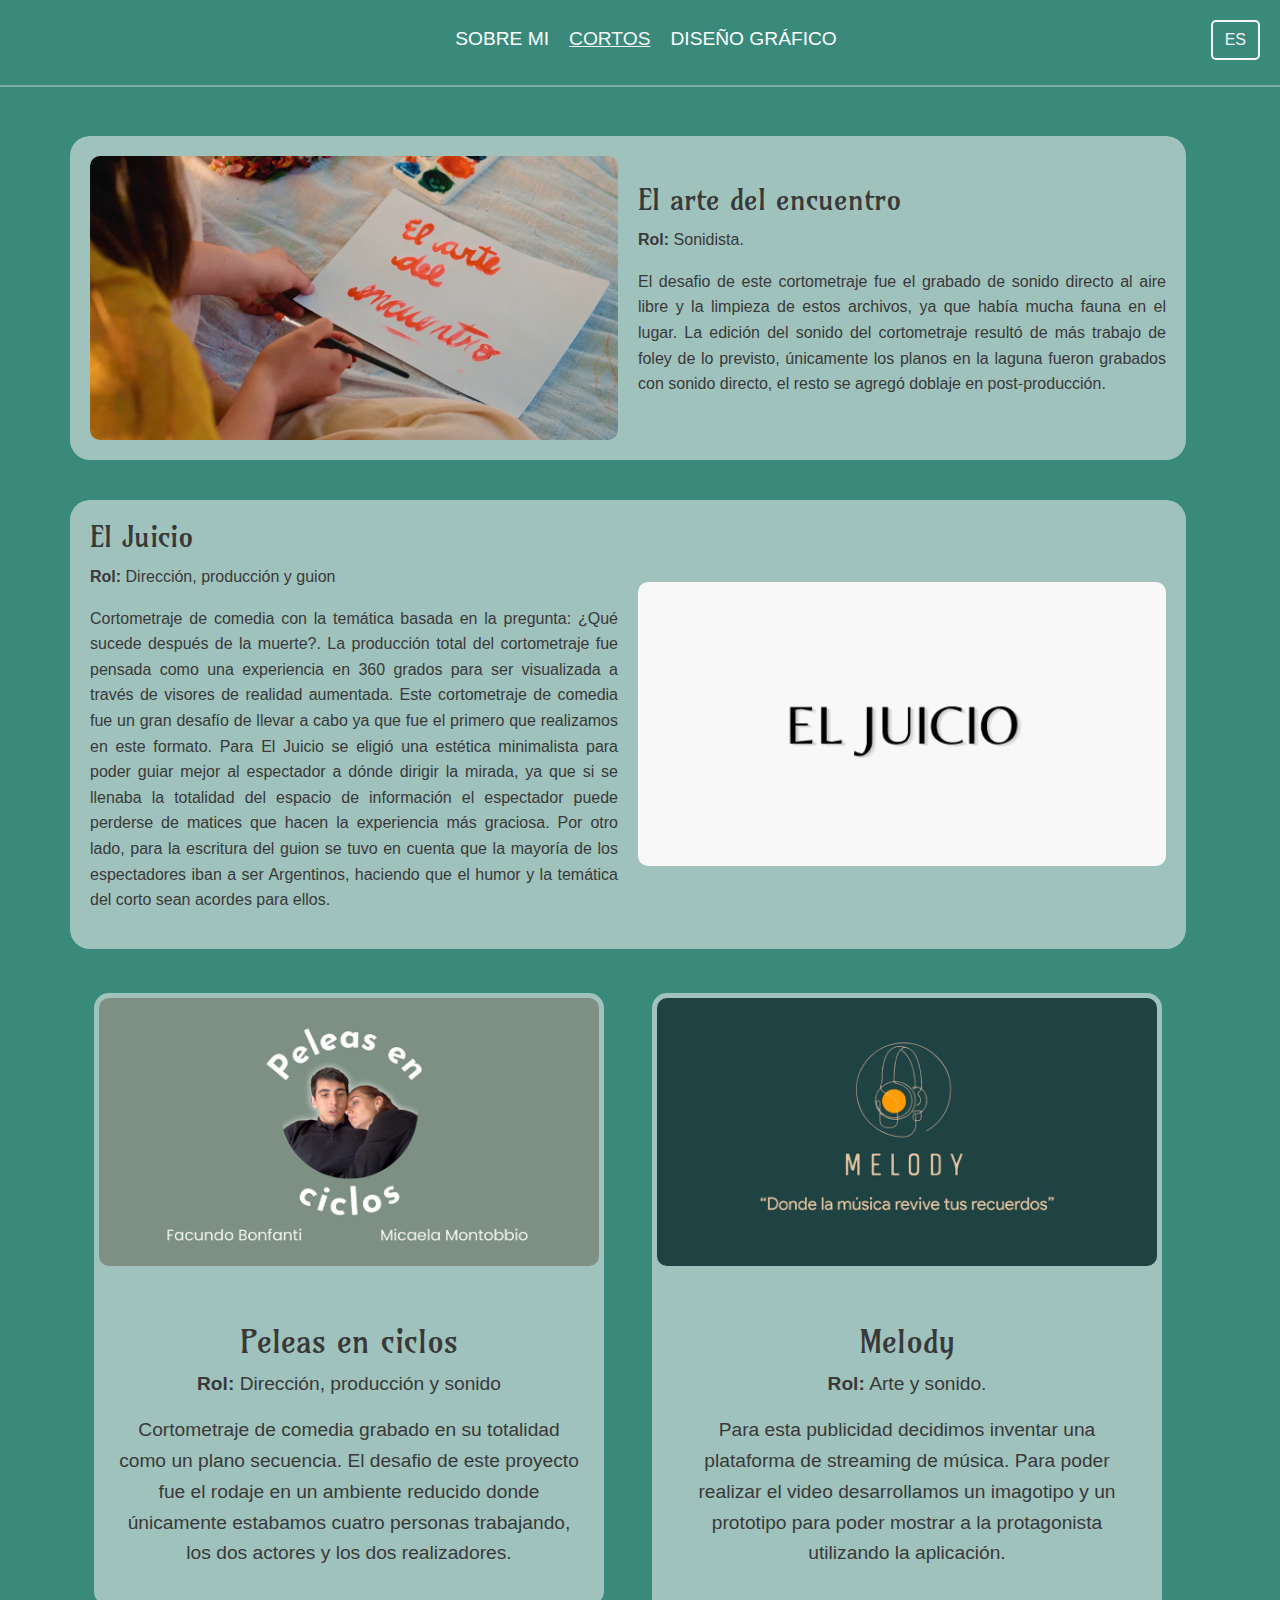
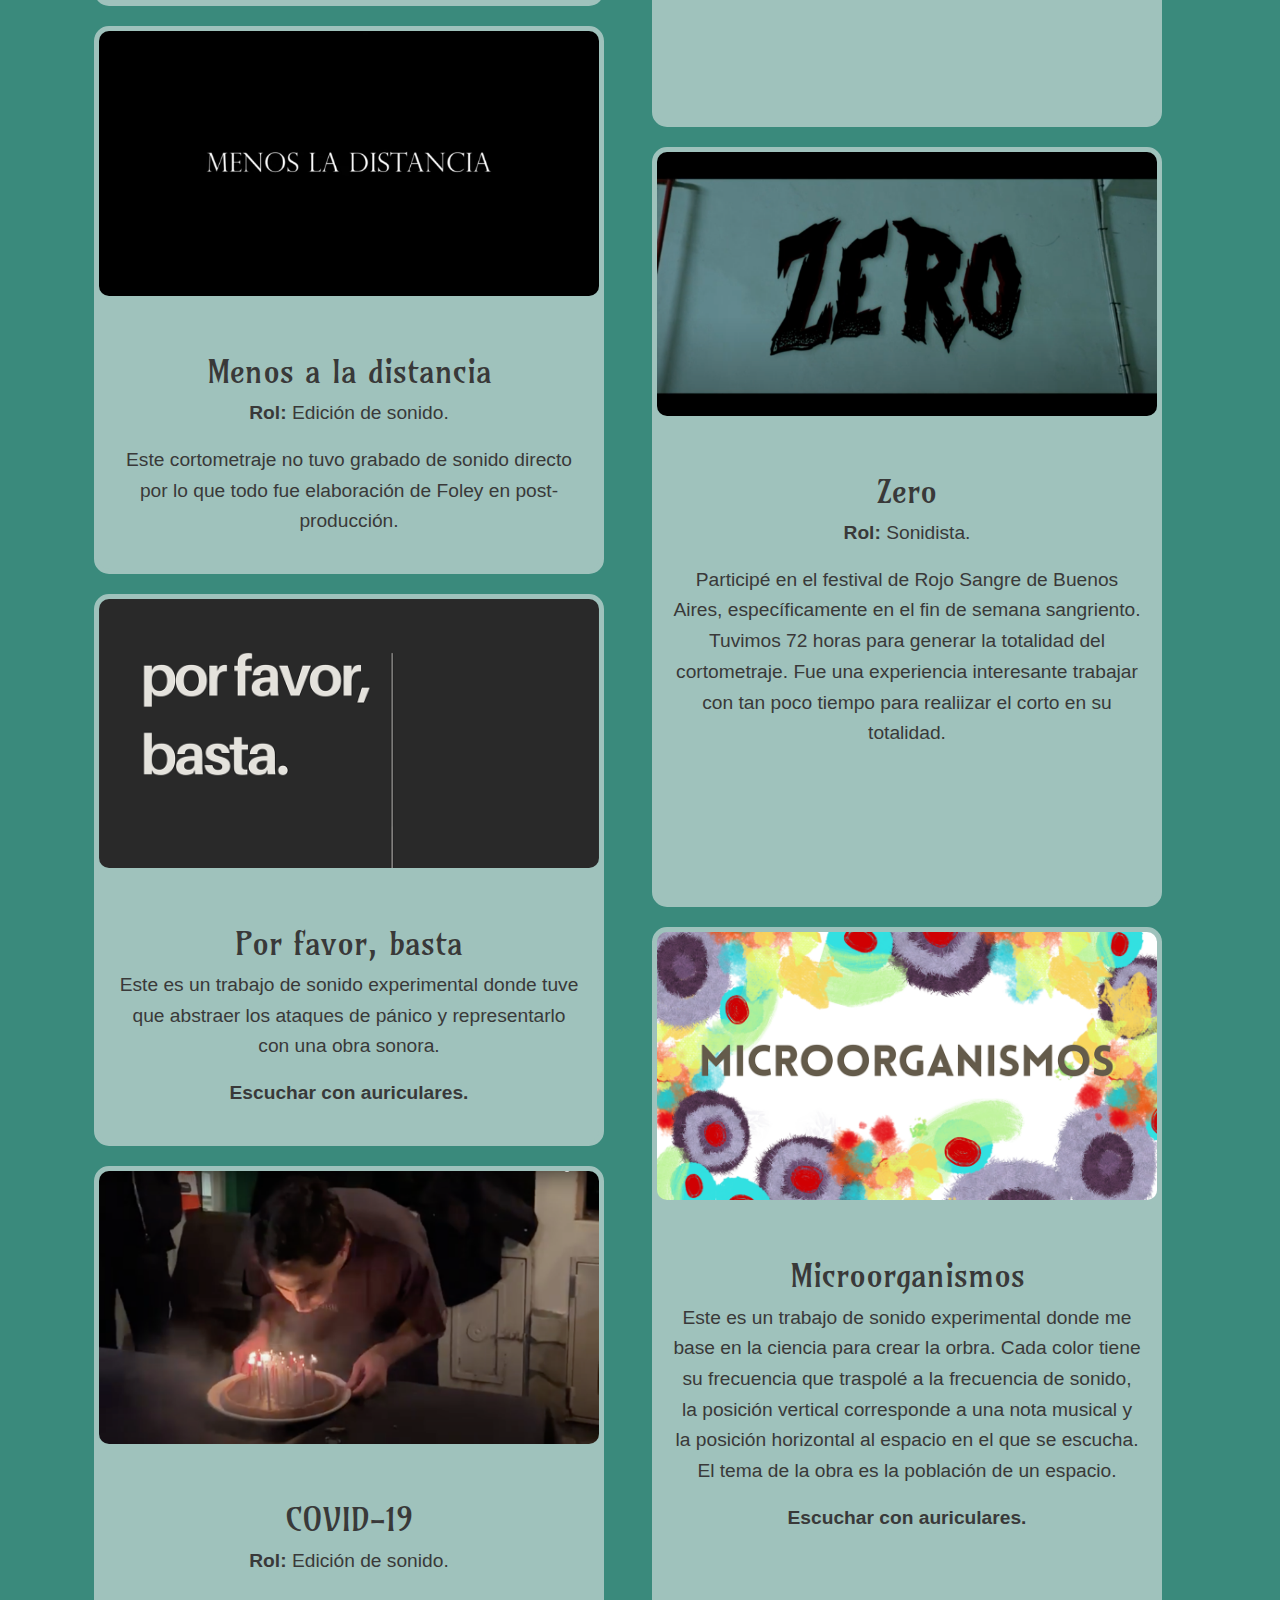
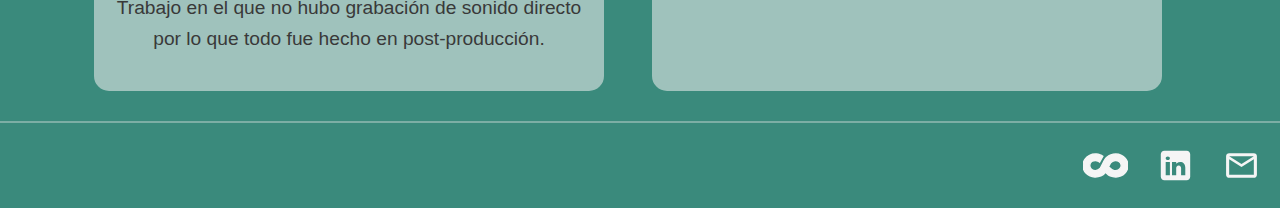
<file: cortos.html>
<!DOCTYPE html>
<html lang="es">
<head>
    <meta charset="UTF-8">
    <meta name="viewport" content="width=device-width, initial-scale=1.0">
    <title>Cortos - Benitez Cruz</title>
    
    <link rel="stylesheet" href="https://cdn.jsdelivr.net/npm/bootstrap@5.2.1/dist/css/bootstrap.min.css">
    <link href="https://fonts.googleapis.com/css2?family=Amarante&display=swap" rel="stylesheet">
    <link rel="stylesheet" href="css/style.css">
    <link rel="icon" type="image/x-icon" href="imagenes/Favicon.png">
</head>
<body>

  <header>
    <nav>
        <div class="menu-toggle" id="menu-toggle">
            <div class="bar"></div>
            <div class="bar"></div>
            <div class="bar"></div>
        </div>
        <ul class="nav-links" id="nav-links">
            <li><a href="index.html">SOBRE  MI</a></li>
            <li><a href="cortos.html" class="active">CORTOS</a></li>
            <li><a href="ux-ui.html">DISEÑO GRÁFICO</a></li>
            <li id="lang-container">
              <a href="enCortos.html" id="lang-toggle">ES</a>
          </li>
        </ul>
    </nav>
</header>

    <main class="container">
    
        <div class="row row-cols-1 row-cols-md-2 g-4">

            <!-- Banners -->
            <div class="banner">
                <div class="banner-img">
                    <a href="https://laucspradaa.myportfolio.com/el-arte-del-encuentro">
                        <img src="imagenes/elArteDelEncuentro.png" class="img-fluid" alt="El arte del encuentro">
                    </a>
                </div>
                <div class="banner-text">
                    <h2>El arte del encuentro</h2>
                    <p><strong>Rol:</strong> Sonidista.</p>
                    <p>El desafio de este cortometraje fue el grabado de sonido directo al aire libre y la limpieza de estos archivos, ya que había mucha fauna en el lugar. La edición del sonido del cortometraje resultó de más trabajo de foley de lo previsto, únicamente los planos en la laguna fueron grabados con sonido directo, el resto se agregó doblaje en post-producción. </p>
                </div>
            </div>
            <div class="banner">
                <div class="banner-text">
                    <h2>El Juicio</h2>
                    <p><strong>Rol:</strong> Dirección, producción y guion</p>
                    <p>Cortometraje de comedia con la temática basada en la pregunta: ¿Qué sucede después de la muerte?. La producción total del cortometraje fue pensada como una experiencia en 360 grados para ser visualizada a través de visores de realidad aumentada. Este cortometraje de comedia fue un gran desafío de llevar a cabo ya que fue el primero que realizamos en este formato. Para El Juicio se eligió una estética minimalista para poder guiar mejor al espectador a dónde dirigir la mirada, ya que si se llenaba la totalidad del espacio de información el espectador puede perderse de matices que hacen la experiencia más graciosa. Por otro lado, para la escritura del guion se tuvo en cuenta que la mayoría de los espectadores iban a ser Argentinos, haciendo que el humor y la temática del corto sean acordes para ellos.</p>
                </div>
                <div class="banner-img">
                    <a href="https://youtu.be/pOBqW1lEgTI">
                        <img src="imagenes/elJuicio.png" class="card-img-top" alt="El Juicio">
                    </a>
                </div>
                
            </div>
          <!-- Trabajos de sonido -->
            <div class="col">
              <div class="card">
                <a href="https://youtu.be/FeRHUb7Ywgk">
                    <img src="imagenes/peleasEnCiclos.png" class="card-img-top" alt="Peleas en ciclos">
                </a>
                <div class="card-body">
                    <h2>Peleas en ciclos</h2>
                    <p><strong>Rol:</strong> Dirección, producción y sonido</p>
                    <p>Cortometraje de comedia grabado en su totalidad como un plano secuencia. El desafio de este proyecto fue el rodaje en un ambiente reducido donde únicamente estabamos cuatro personas trabajando, los dos actores y los dos realizadores.</p>
                </div>
              </div>
              <div class="card">
                <a href="https://youtu.be/A-6-H7U1zdo?si=aVcokH5WPMQgGE57">
                    <img src="imagenes/menosaladistancia.png" class="card-img-top" alt="Menos a la distancia">
                </a>
                <div class="card-body">
                    <h2>Menos a la distancia</h2>
                    <p><strong>Rol:</strong> Edición de sonido.</p> 
                    <p>Este cortometraje no tuvo grabado de sonido directo por lo que todo fue elaboración de Foley en post-producción.</p>
                </div>
              </div>
              <div class="card">
                <a href="https://drive.google.com/file/d/1FiaZroxUhBRxEhOsn93yi0XPXPkXDbOi/view?usp=sharing">
                    <img src="imagenes/porfavorbasta.png" class="card-img-top" alt="Por favor, basta">
                </a>
                <div class="card-body">
                    <h2>Por favor, basta</h2>
                    <p>Este es un trabajo de sonido experimental donde tuve que abstraer los ataques de pánico y representarlo con una obra sonora. </p>
                    <p><strong>Escuchar con auriculares.</strong></p>
                </div>
              </div>
              <div class="card">
                <a href="https://www.youtube.com/watch?v=llVeyD2oryI">
                    <img src="imagenes/covid.png" class="card-img-top" alt="COVID-19">
                </a>
                <div class="card-body">
                    <h2>COVID-19</h2>
                    <p><strong>Rol:</strong> Edición de sonido.</p>
                    <p>Trabajo en el que no hubo grabación de sonido directo por lo que todo fue hecho en post-producción.</p>
                </div>
              </div>
            </div>
          
             <!-- Otros roles -->
            <div class="col">
              <div class="card">
                <a href="https://www.youtube.com/watch?v=YwMItz1eU5c">
                    <img src="imagenes/melody.png" class="card-img-top" alt="Melody">
                </a>
                <div class="card-body">
                    <h2>Melody</h2>
                    <p><strong>Rol:</strong> Arte y sonido.</p>
                    <p>Para esta publicidad decidimos inventar una plataforma de streaming de música. Para poder realizar el video desarrollamos un imagotipo y un prototipo para poder mostrar a la protagonista utilizando la aplicación.</p>
                </div>
              </div>
              <div class="card">
                <a href="https://youtu.be/rFBdJRBXUfE">
                    <img src="imagenes/Zero.png" class="card-img-top" alt="Zero">
                </a>
                <div class="card-body">
                    <h2>Zero</h2>
                    <p><strong>Rol:</strong> Sonidista.</p>
                    <p>Participé en el festival de Rojo Sangre de Buenos Aires, específicamente en el fin de semana sangriento. Tuvimos 72 horas para generar la totalidad del cortometraje. Fue una experiencia interesante trabajar con tan poco tiempo para realiizar el corto en su totalidad. </p>
                </div>
              </div>  
              
              <div class="card">
                <a href="https://youtu.be/IOG3P-hZmvw">
                    <img src="imagenes/microorganismos.png" class="card-img-top" alt="Microorganismos">
                </a>
                <div class="card-body">
                    <h2>Microorganismos</h2>
                    <p>Este es un trabajo de sonido experimental donde me base en la ciencia para crear la orbra. Cada color tiene su frecuencia que traspolé a la frecuencia de sonido, la posición vertical corresponde a una nota musical y la posición horizontal al espacio en el que se escucha. El tema de la obra es la población de un espacio.</p>
                    <p><strong>Escuchar con auriculares.</strong></p>
                </div>
              </div>
              
              </div>
            </div>
            
        </div>
            <!-- Agregar más cortos siguiendo la misma estructura -->
        </div>
    </div>
    </main>

    <footer>
      <div class="redes">
          <a href="https://www.coursera.org/user/a107bec6ce823a377d79bbf0641a48fa">
              <svg fill="#f5f5f5" width="45px" height="45px" viewBox="0 0 32 32" xmlns="http://www.w3.org/2000/svg" stroke="#f5f5f5"><g id="SVGRepo_bgCarrier" stroke-width="0"></g><g id="SVGRepo_tracerCarrier" stroke-linecap="round" stroke-linejoin="round"></g><g id="SVGRepo_iconCarrier"> <path d="M31.99 15.74c-0.005-0.125-0.010-0.245-0.026-0.37v-0.005c-0.115-1.344-0.568-2.635-1.318-3.75-0.333-0.505-0.724-0.969-1.156-1.385-0.646-0.62-1.38-1.125-2.188-1.51-1.271-0.599-2.661-0.901-4.068-0.891-1.156-0.005-2.307 0.198-3.396 0.594-0.875 0.307-1.698 0.755-2.427 1.328-0.151 0.125-0.302 0.25-0.443 0.385l-0.115 0.115-0.156 0.167-0.109 0.109-0.188 0.198c-0.141 0.156-0.271 0.313-0.396 0.464l-0.005-0.005c-0.255 0.307-0.49 0.635-0.667 0.922-0.12 0.188-0.234 0.38-0.344 0.573l-1.531 3.089h0.005l-0.083 0.161-0.167 0.339c-0.333 0.682-0.693 1.359-1.094 1.917-0.896 0.979-1.906 1.464-3.208 1.464-0.089 0-0.182-0.005-0.276-0.010-0.786-0.031-1.458-0.219-2.052-0.573-0.563-0.323-1.026-0.797-1.328-1.37-0.307-0.563-0.453-1.193-0.432-1.828v-0.047c0.042-1.010 0.427-1.802 1.208-2.479 0.188-0.167 0.385-0.302 0.594-0.427 0.026-0.016 0.057-0.031 0.083-0.047 0.583-0.318 1.24-0.474 1.99-0.474l0.234 0.005c1.203 0.047 2.125 0.422 2.865 1.151l2.307-4.151c-0.583-0.385-1.208-0.703-1.865-0.943-0.026-0.010-0.052-0.026-0.078-0.031-0.083-0.031-0.167-0.063-0.25-0.089-0.74-0.245-1.51-0.401-2.286-0.464-0.021 0-0.042-0.005-0.063-0.005-0.12-0.010-0.245-0.021-0.365-0.026-0.13-0.005-0.266-0.010-0.396-0.010h-0.073c-1.396-0.010-2.776 0.297-4.036 0.891-1.354 0.641-2.51 1.641-3.339 2.891-0.891 1.333-1.365 2.901-1.354 4.505-0.005 2.089 0.755 3.917 2.266 5.458 1.583 1.615 3.63 2.484 6.094 2.589 0.156 0.005 0.313 0.010 0.469 0.010 1.391 0 2.682-0.25 3.839-0.745 0.286-0.125 0.568-0.266 0.854-0.427 0.156-0.089 0.302-0.188 0.453-0.286l0.104-0.073 0.182-0.125c0.219-0.156 0.422-0.328 0.625-0.51l0.068-0.068c0.12-0.109 0.234-0.224 0.344-0.339l0.417-0.469 0.156-0.198 0.078-0.109 0.073-0.104c0.615-1.031 2.62-4.802 2.62-4.802v-0.005l0.12-0.229 0.099-0.182c0.292-0.536 0.505-0.917 0.792-1.318l0.005-0.016c0.656-0.953 1.792-1.635 3.13-1.75 2.24-0.193 4.203 1.281 4.38 3.286 0.182 2.010-1.49 3.797-3.729 3.99-0.453 0.036-0.906 0.010-1.349-0.089l-0.010 0.005c-1.646-0.344-2.693-1.536-3.208-2.078l-2.156 3.969c0 0 0.672 0.672 1.13 1.010 0.464 0.339 1.057 0.667 1.531 0.875 1.193 0.516 2.479 0.786 3.781 0.786 0.161 0 0.13 0 0.297-0.010 2.458-0.099 4.651-1.042 6.234-2.656 1.495-1.536 2.307-3.286 2.318-5.359v-0.063z"></path> </g></svg>
          </a>

          <a href="http://www.linkedin.com/in/agustina-benitez-cruz-078277183">
              <svg xmlns="http://www.w3.org/2000/svg" x="0px" y="0px" width="35px" height="35px" fill="#f5f5f5" viewBox="0 0 50 50">
                  <path d="M41,4H9C6.24,4,4,6.24,4,9v32c0,2.76,2.24,5,5,5h32c2.76,0,5-2.24,5-5V9C46,6.24,43.76,4,41,4z M17,20v19h-6V20H17z M11,14.47c0-1.4,1.2-2.47,3-2.47s2.93,1.07,3,2.47c0,1.4-1.12,2.53-3,2.53C12.2,17,11,15.87,11,14.47z M39,39h-6c0,0,0-9.26,0-10 c0-2-1-4-3.5-4.04h-0.08C27,24.96,26,27.02,26,29c0,0.91,0,10,0,10h-6V20h6v2.56c0,0,1.93-2.56,5.81-2.56 c3.97,0,7.19,2.73,7.19,8.26V39z"></path>
              </svg>
          </a>
          <a href="mailto:agusbenitezc@gmail.com">
              <svg xmlns="http://www.w3.org/2000/svg" height="45px" viewBox="0 -960 960 960" width="37px" fill="#f5f5f5"><path d="M160-160q-33 0-56.5-23.5T80-240v-480q0-33 23.5-56.5T160-800h640q33 0 56.5 23.5T880-720v480q0 33-23.5 56.5T800-160H160Zm320-280L160-640v400h640v-400L480-440Zm0-80 320-200H160l320 200ZM160-640v-80 480-400Z"/></svg>
          </a>
          

      </div>
  </footer>

  <script>
    document.addEventListener("DOMContentLoaded", function () {
        const menuToggle = document.getElementById("menu-toggle");
        const navLinks = document.getElementById("nav-links");

        menuToggle.addEventListener("click", function () {
            navLinks.classList.toggle("active");
            menuToggle.classList.toggle("active");
        });
    });
</script>
<script>
    document.addEventListener("DOMContentLoaded", function () {
        const langToggle = document.getElementById("lang-toggle");
        const languages = [
            { code: "ES", url: "enCortos.html" },
            { code: "EN", url: "frCortos.html" },
            { code: "FR", url: "cortos.html" }
        ];
        let currentLangIndex = 0;
        
    });
</script>
  
</body>
</html>
</file>
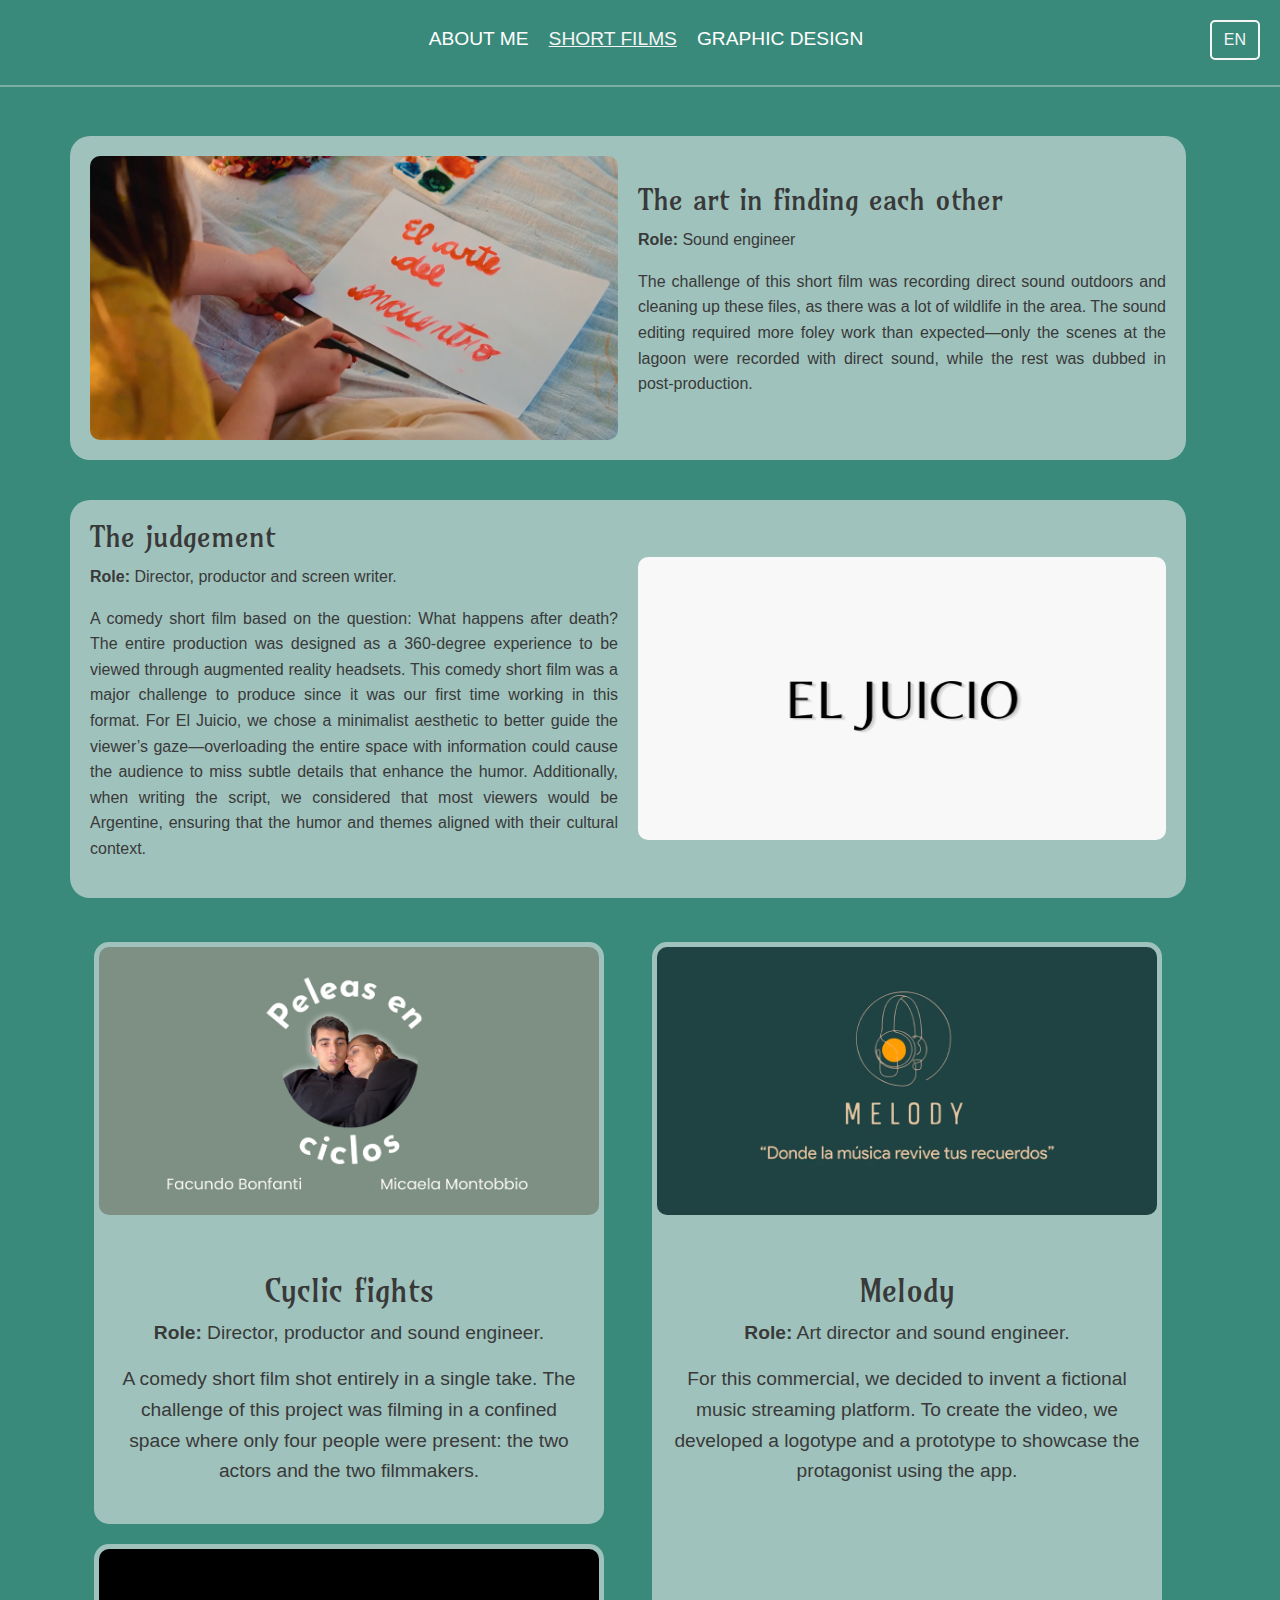
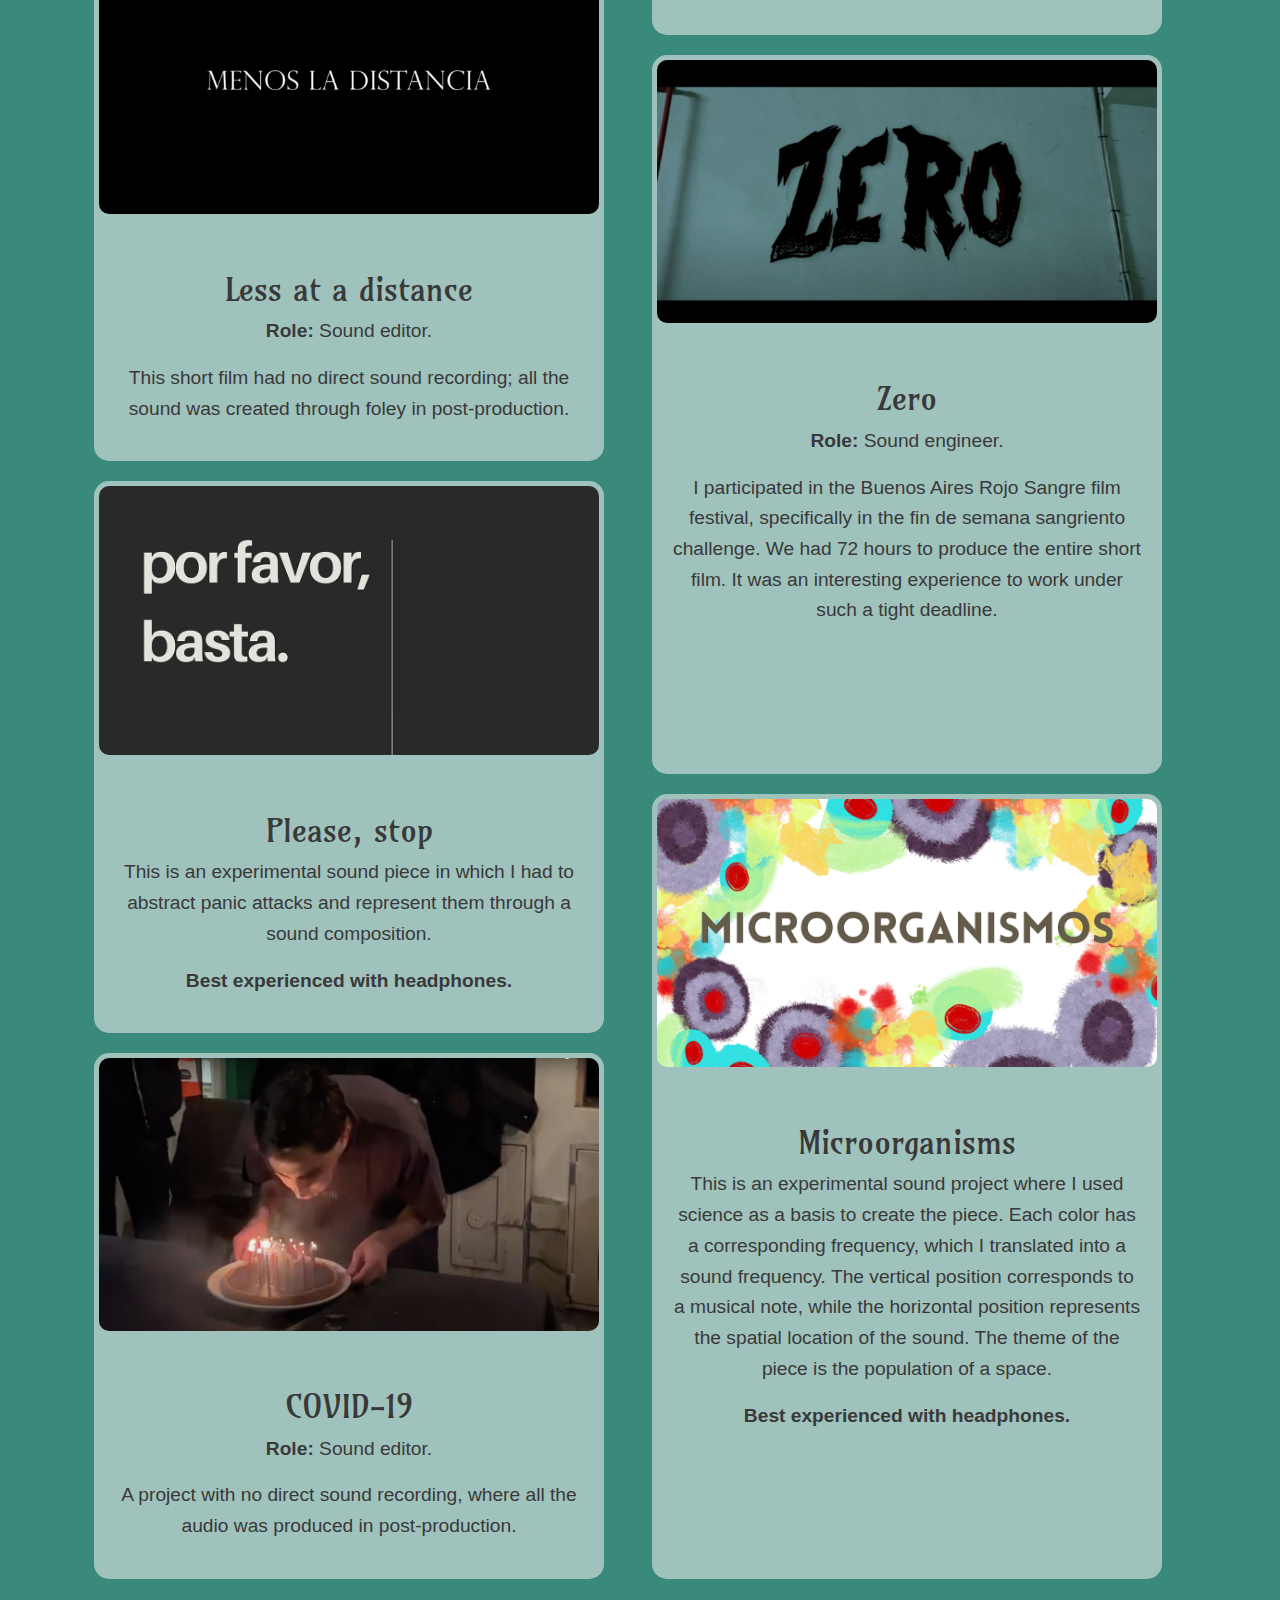
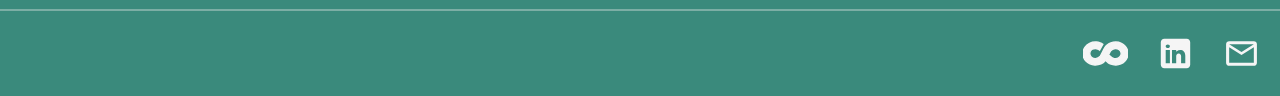
<file: enCortos.html>
<!DOCTYPE html>
<html lang="es">
<head>
    <meta charset="UTF-8">
    <meta name="viewport" content="width=device-width, initial-scale=1.0">
    <title>Short Films - Benitez Cruz</title>
    
    <link rel="stylesheet" href="https://cdn.jsdelivr.net/npm/bootstrap@5.2.1/dist/css/bootstrap.min.css">
    <link href="https://fonts.googleapis.com/css2?family=Amarante&display=swap" rel="stylesheet">
    <link rel="stylesheet" href="css/style.css">
    <link rel="icon" type="image/x-icon" href="imagenes/Favicon.png">
</head>
<body>

  <header>
    <nav>
        <div class="menu-toggle" id="menu-toggle">
            <div class="bar"></div>
            <div class="bar"></div>
            <div class="bar"></div>
        </div>
        <ul class="nav-links" id="nav-links">
            <li><a href="enIndex.html" >ABOUT ME</a></li>
            <li><a href="enCortos.html" class="active" >SHORT FILMS</a></li>
            <li><a href="enUx-ui.html" >GRAPHIC DESIGN</a></li>
            <li id="lang-container">
              <a href="frCortos.html" id="lang-toggle">EN</a>
          </li>
        </ul>
    </nav>
</header>

    <main class="container">
    
        <div class="row row-cols-1 row-cols-md-2 g-4">

            <!-- Banners -->
            <div class="banner">
                <div class="banner-img">
                    <a href="https://laucspradaa.myportfolio.com/el-arte-del-encuentro">
                        <img src="imagenes/elArteDelEncuentro.png" class="img-fluid" alt="El arte del encuentro">
                    </a>
                </div>
                <div class="banner-text">
                    <h2>The art in finding each other</h2>
                    <p><strong>Role:</strong> Sound engineer</p>
                    <p>The challenge of this short film was recording direct sound outdoors and cleaning up these files, as there was a lot of wildlife in the area. The sound editing required more foley work than expected—only the scenes at the lagoon were recorded with direct sound, while the rest was dubbed in post-production. </p>
                </div>
            </div>
            <div class="banner">
                <div class="banner-text">
                    <h2>The judgement</h2>
                    <p><strong>Role:</strong> Director, productor and screen writer.</p>
                    <p>A comedy short film based on the question: What happens after death? The entire production was designed as a 360-degree experience to be viewed through augmented reality headsets. This comedy short film was a major challenge to produce since it was our first time working in this format. For El Juicio, we chose a minimalist aesthetic to better guide the viewer’s gaze—overloading the entire space with information could cause the audience to miss subtle details that enhance the humor. Additionally, when writing the script, we considered that most viewers would be Argentine, ensuring that the humor and themes aligned with their cultural context.</p>
                </div>
                <div class="banner-img">
                    <a href="https://youtu.be/pOBqW1lEgTI">
                        <img src="imagenes/elJuicio.png" class="card-img-top" alt="El Juicio">
                    </a>
                </div>
                
            </div>
          <!-- Trabajos de sonido -->
            <div class="col">
              <div class="card">
                <a href="https://youtu.be/FeRHUb7Ywgk">
                    <img src="imagenes/peleasEnCiclos.png" class="card-img-top" alt="Peleas en ciclos">
                </a>
                <div class="card-body">
                    <h2>Cyclic fights</h2>
                    <p><strong>Role:</strong> Director, productor and sound engineer.</p>
                    <p>A comedy short film shot entirely in a single take. The challenge of this project was filming in a confined space where only four people were present: the two actors and the two filmmakers.</p>
                </div>
              </div>
              <div class="card">
                <a href="https://youtu.be/A-6-H7U1zdo?si=aVcokH5WPMQgGE57">
                    <img src="imagenes/menosaladistancia.png" class="card-img-top" alt="Menos a la distancia">
                </a>
                <div class="card-body">
                    <h2>Less at a distance</h2>
                    <p><strong>Role:</strong> Sound editor.</p> 
                    <p>This short film had no direct sound recording; all the sound was created through foley in post-production.</p>
                </div>
              </div>
              <div class="card">
                <a href="https://drive.google.com/file/d/1FiaZroxUhBRxEhOsn93yi0XPXPkXDbOi/view?usp=sharing">
                    <img src="imagenes/porfavorbasta.png" class="card-img-top" alt="Por favor, basta">
                </a>
                <div class="card-body">
                    <h2>Please, stop</h2>
                    <p>This is an experimental sound piece in which I had to abstract panic attacks and represent them through a sound composition.</p>
                    <p><strong>Best experienced with headphones.</strong></p>
                </div>
              </div>
              <div class="card">
                <a href="https://www.youtube.com/watch?v=llVeyD2oryI">
                    <img src="imagenes/covid.png" class="card-img-top" alt="COVID-19">
                </a>
                <div class="card-body">
                    <h2>COVID-19</h2>
                    <p><strong>Role:</strong> Sound editor.</p>
                    <p>A project with no direct sound recording, where all the audio was produced in post-production.</p>
                </div>
              </div>
            </div>
          
            
            <div class="col">
              <div class="card">
                <a href="https://www.youtube.com/watch?v=YwMItz1eU5c">
                    <img src="imagenes/melody.png" class="card-img-top" alt="Melody">
                </a>
                <div class="card-body">
                    <h2>Melody</h2>
                    <p><strong>Role:</strong> Art director and sound engineer.</p>
                    <p>For this commercial, we decided to invent a fictional music streaming platform. To create the video, we developed a logotype and a prototype to showcase the protagonist using the app.</p>
                </div>
              </div>
              <div class="card">
                <a href="https://youtu.be/rFBdJRBXUfE">
                    <img src="imagenes/Zero.png" class="card-img-top" alt="Zero">
                </a>
                <div class="card-body">
                    <h2>Zero</h2>
                    <p><strong>Role:</strong> Sound engineer.</p>
                    <p>I participated in the Buenos Aires Rojo Sangre film festival, specifically in the fin de semana sangriento challenge. We had 72 hours to produce the entire short film. It was an interesting experience to work under such a tight deadline. </p>
                </div>
              </div>  
              
              <div class="card">
                <a href="https://youtu.be/IOG3P-hZmvw">
                    <img src="imagenes/microorganismos.png" class="card-img-top" alt="Microorganismos">
                </a>
                <div class="card-body">
                    <h2>Microorganisms</h2>
                    <p>This is an experimental sound project where I used science as a basis to create the piece. Each color has a corresponding frequency, which I translated into a sound frequency. The vertical position corresponds to a musical note, while the horizontal position represents the spatial location of the sound. The theme of the piece is the population of a space.</p>
                    <p><strong>Best experienced with headphones.</strong></p>
                </div>
              </div>
              
              </div>
            </div>
            
        </div>
            <!-- Agregar más cortos siguiendo la misma estructura -->
        </div>
    </div>
    </main>

    <footer>
      <div class="redes">
          <a href="https://www.coursera.org/user/a107bec6ce823a377d79bbf0641a48fa">
              <svg fill="#f5f5f5" width="45px" height="45px" viewBox="0 0 32 32" xmlns="http://www.w3.org/2000/svg" stroke="#f5f5f5"><g id="SVGRepo_bgCarrier" stroke-width="0"></g><g id="SVGRepo_tracerCarrier" stroke-linecap="round" stroke-linejoin="round"></g><g id="SVGRepo_iconCarrier"> <path d="M31.99 15.74c-0.005-0.125-0.010-0.245-0.026-0.37v-0.005c-0.115-1.344-0.568-2.635-1.318-3.75-0.333-0.505-0.724-0.969-1.156-1.385-0.646-0.62-1.38-1.125-2.188-1.51-1.271-0.599-2.661-0.901-4.068-0.891-1.156-0.005-2.307 0.198-3.396 0.594-0.875 0.307-1.698 0.755-2.427 1.328-0.151 0.125-0.302 0.25-0.443 0.385l-0.115 0.115-0.156 0.167-0.109 0.109-0.188 0.198c-0.141 0.156-0.271 0.313-0.396 0.464l-0.005-0.005c-0.255 0.307-0.49 0.635-0.667 0.922-0.12 0.188-0.234 0.38-0.344 0.573l-1.531 3.089h0.005l-0.083 0.161-0.167 0.339c-0.333 0.682-0.693 1.359-1.094 1.917-0.896 0.979-1.906 1.464-3.208 1.464-0.089 0-0.182-0.005-0.276-0.010-0.786-0.031-1.458-0.219-2.052-0.573-0.563-0.323-1.026-0.797-1.328-1.37-0.307-0.563-0.453-1.193-0.432-1.828v-0.047c0.042-1.010 0.427-1.802 1.208-2.479 0.188-0.167 0.385-0.302 0.594-0.427 0.026-0.016 0.057-0.031 0.083-0.047 0.583-0.318 1.24-0.474 1.99-0.474l0.234 0.005c1.203 0.047 2.125 0.422 2.865 1.151l2.307-4.151c-0.583-0.385-1.208-0.703-1.865-0.943-0.026-0.010-0.052-0.026-0.078-0.031-0.083-0.031-0.167-0.063-0.25-0.089-0.74-0.245-1.51-0.401-2.286-0.464-0.021 0-0.042-0.005-0.063-0.005-0.12-0.010-0.245-0.021-0.365-0.026-0.13-0.005-0.266-0.010-0.396-0.010h-0.073c-1.396-0.010-2.776 0.297-4.036 0.891-1.354 0.641-2.51 1.641-3.339 2.891-0.891 1.333-1.365 2.901-1.354 4.505-0.005 2.089 0.755 3.917 2.266 5.458 1.583 1.615 3.63 2.484 6.094 2.589 0.156 0.005 0.313 0.010 0.469 0.010 1.391 0 2.682-0.25 3.839-0.745 0.286-0.125 0.568-0.266 0.854-0.427 0.156-0.089 0.302-0.188 0.453-0.286l0.104-0.073 0.182-0.125c0.219-0.156 0.422-0.328 0.625-0.51l0.068-0.068c0.12-0.109 0.234-0.224 0.344-0.339l0.417-0.469 0.156-0.198 0.078-0.109 0.073-0.104c0.615-1.031 2.62-4.802 2.62-4.802v-0.005l0.12-0.229 0.099-0.182c0.292-0.536 0.505-0.917 0.792-1.318l0.005-0.016c0.656-0.953 1.792-1.635 3.13-1.75 2.24-0.193 4.203 1.281 4.38 3.286 0.182 2.010-1.49 3.797-3.729 3.99-0.453 0.036-0.906 0.010-1.349-0.089l-0.010 0.005c-1.646-0.344-2.693-1.536-3.208-2.078l-2.156 3.969c0 0 0.672 0.672 1.13 1.010 0.464 0.339 1.057 0.667 1.531 0.875 1.193 0.516 2.479 0.786 3.781 0.786 0.161 0 0.13 0 0.297-0.010 2.458-0.099 4.651-1.042 6.234-2.656 1.495-1.536 2.307-3.286 2.318-5.359v-0.063z"></path> </g></svg>
          </a>

          <a href="http://www.linkedin.com/in/agustina-benitez-cruz-078277183">
              <svg xmlns="http://www.w3.org/2000/svg" x="0px" y="0px" width="35px" height="35px" fill="#f5f5f5" viewBox="0 0 50 50">
                  <path d="M41,4H9C6.24,4,4,6.24,4,9v32c0,2.76,2.24,5,5,5h32c2.76,0,5-2.24,5-5V9C46,6.24,43.76,4,41,4z M17,20v19h-6V20H17z M11,14.47c0-1.4,1.2-2.47,3-2.47s2.93,1.07,3,2.47c0,1.4-1.12,2.53-3,2.53C12.2,17,11,15.87,11,14.47z M39,39h-6c0,0,0-9.26,0-10 c0-2-1-4-3.5-4.04h-0.08C27,24.96,26,27.02,26,29c0,0.91,0,10,0,10h-6V20h6v2.56c0,0,1.93-2.56,5.81-2.56 c3.97,0,7.19,2.73,7.19,8.26V39z"></path>
              </svg>
          </a>
          <a href="mailto:agusbenitezc@gmail.com">
              <svg xmlns="http://www.w3.org/2000/svg" height="45px" viewBox="0 -960 960 960" width="37px" fill="#f5f5f5"><path d="M160-160q-33 0-56.5-23.5T80-240v-480q0-33 23.5-56.5T160-800h640q33 0 56.5 23.5T880-720v480q0 33-23.5 56.5T800-160H160Zm320-280L160-640v400h640v-400L480-440Zm0-80 320-200H160l320 200ZM160-640v-80 480-400Z"/></svg>
          </a>
          

      </div>
  </footer>

  <script>
    document.addEventListener("DOMContentLoaded", function () {
        const menuToggle = document.getElementById("menu-toggle");
        const navLinks = document.getElementById("nav-links");

        menuToggle.addEventListener("click", function () {
            navLinks.classList.toggle("active");
            menuToggle.classList.toggle("active");
        });
    });
</script>
<script>
    document.addEventListener("DOMContentLoaded", function () {
        const langToggle = document.getElementById("lang-toggle");
        const languages = [
            { code: "ES", url: "enCortos.html" },
            { code: "EN", url: "frCortos.html" },
            { code: "FR", url: "cortos.html" }
        ];
        let currentLangIndex = 0;
        
    });
</script>
  
</body>
</html>
</file>
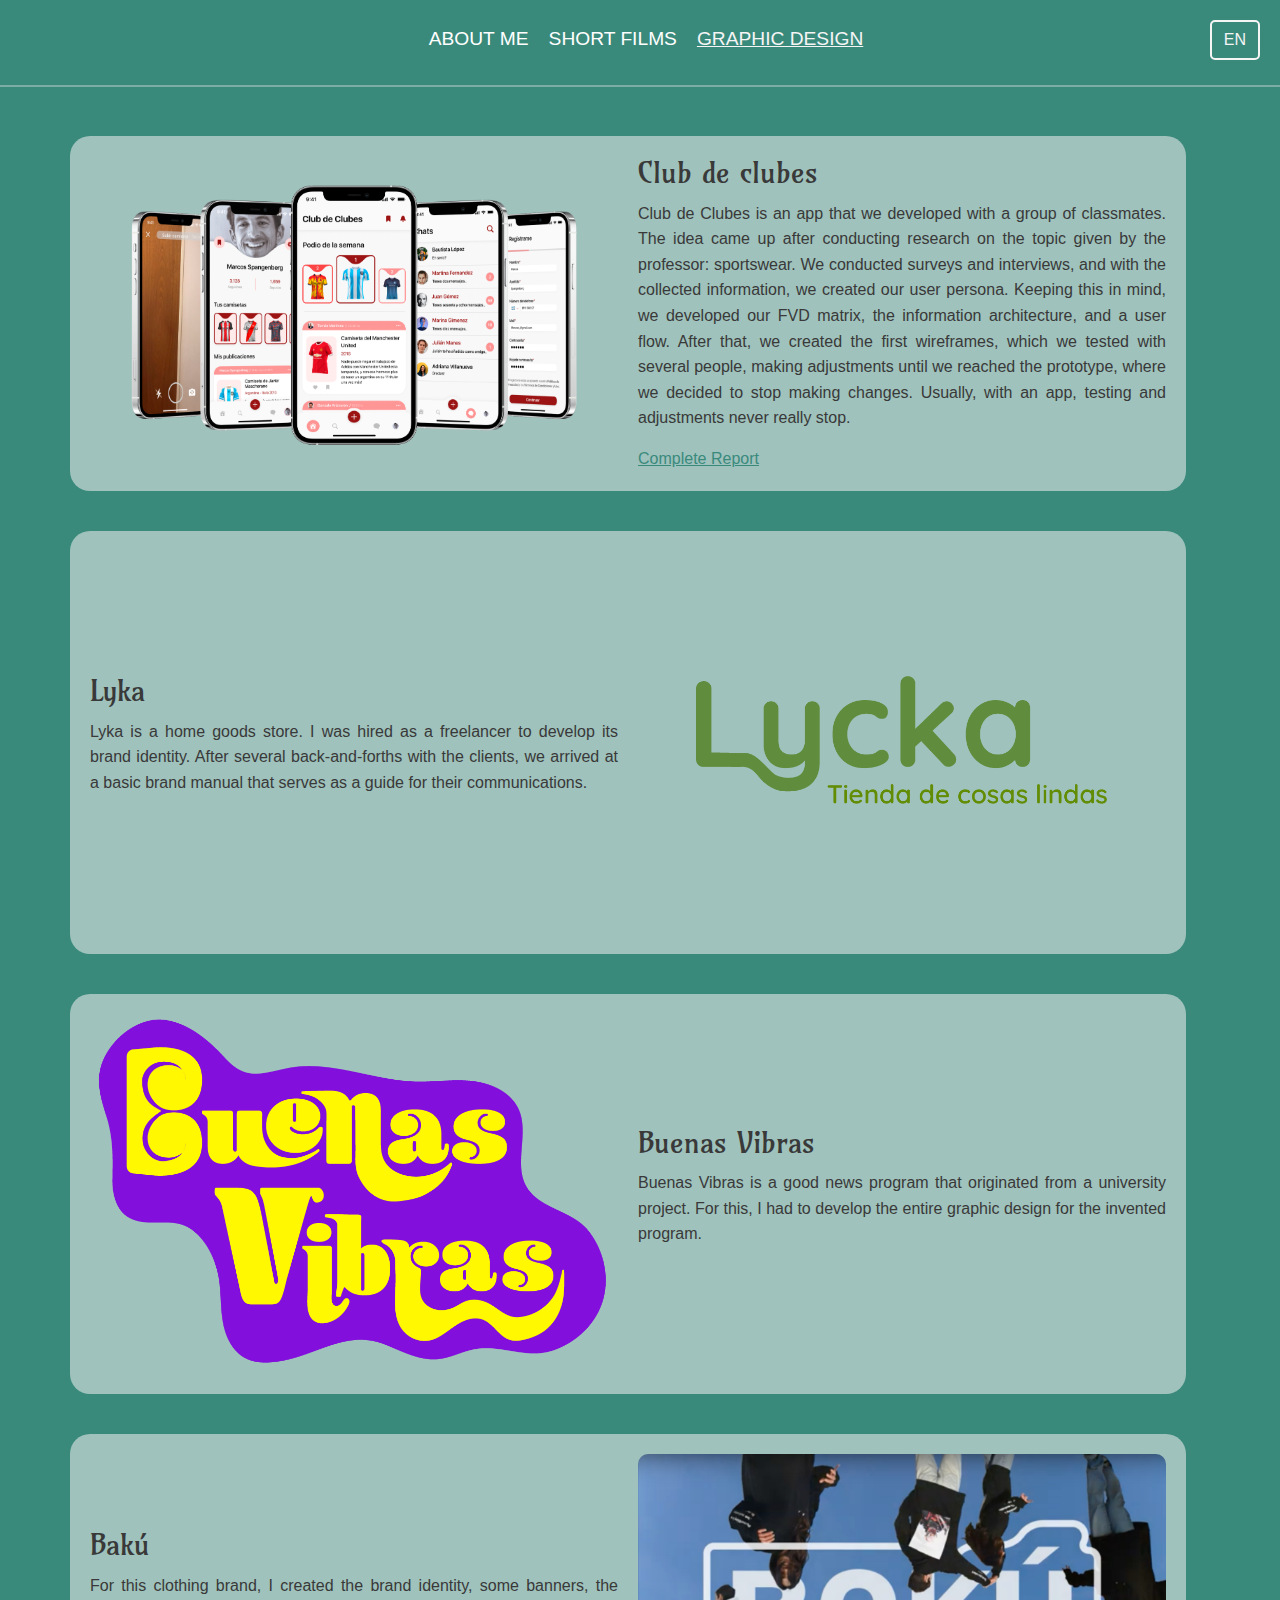
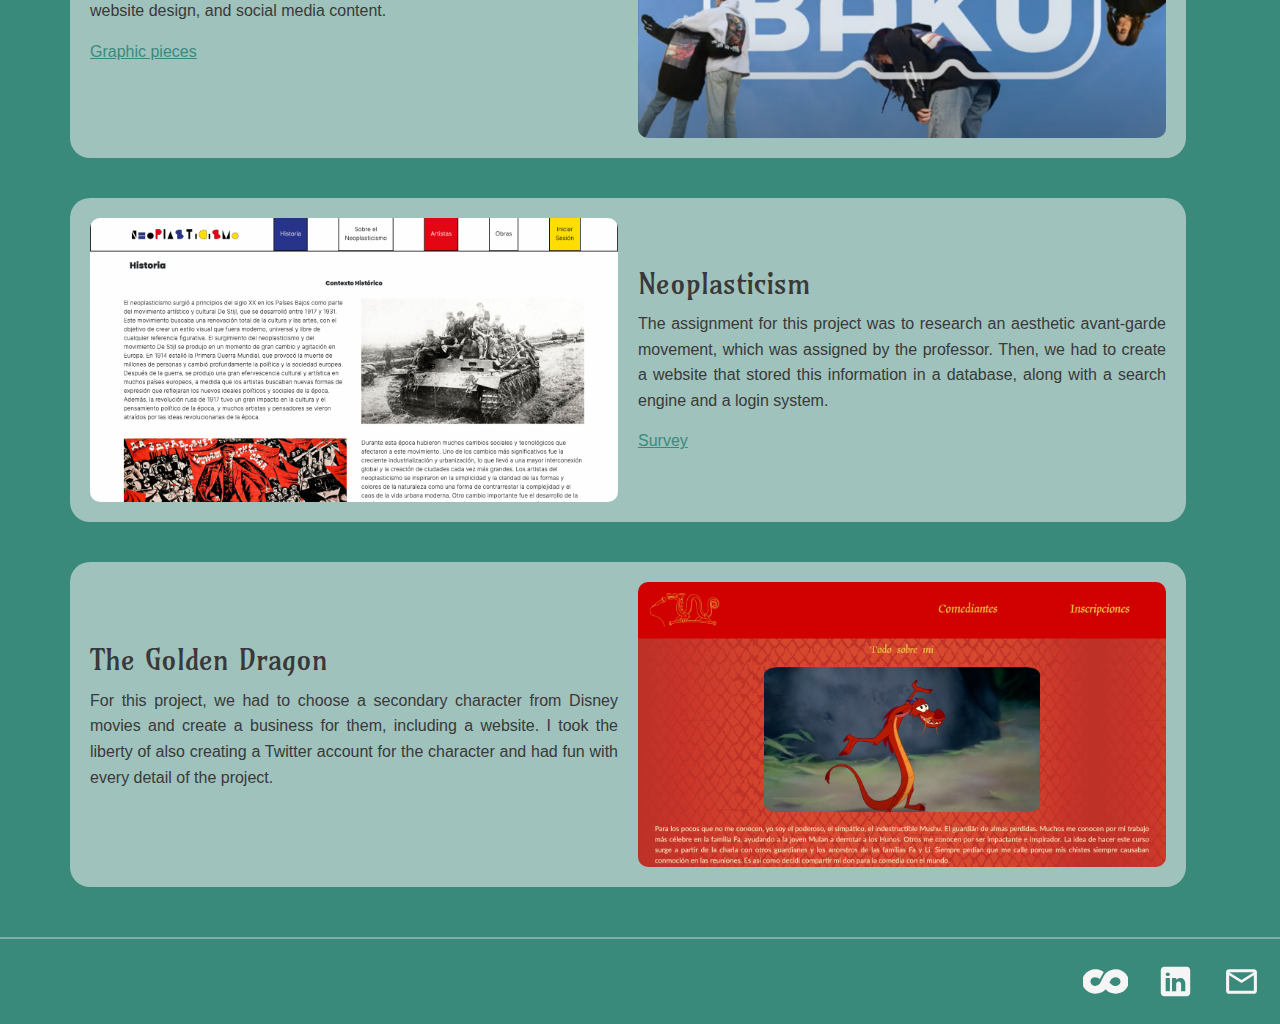
<file: enUx-ui.html>
<!DOCTYPE html>
<html lang="es">
<head>
    <meta charset="UTF-8">
    <meta name="viewport" content="width=device-width, initial-scale=1.0">
    <title>Graphic Design - Benitez Cruz</title>
    
    <link rel="stylesheet" href="https://cdn.jsdelivr.net/npm/bootstrap@5.2.1/dist/css/bootstrap.min.css">
    <link href="https://fonts.googleapis.com/css2?family=Amarante&display=swap" rel="stylesheet">
    <link rel="stylesheet" href="css/style.css">
    <link rel="icon" type="image/x-icon" href="imagenes/Favicon.png">
</head>
<body>

    <header>
        <nav>
            <div class="menu-toggle" id="menu-toggle">
                <div class="bar"></div>
                <div class="bar"></div>
                <div class="bar"></div>
            </div>
            <ul class="nav-links" id="nav-links">
                <li><a href="enIndex.html">ABOUT ME</a></li>
                <li><a href="enCortos.html" >SHORT FILMS</a></li>
                <li><a href="enUx-ui.html" class="active">GRAPHIC DESIGN</a></li>
                <li id="lang-container">
                    <a href="frUx-ui.html" id="lang-toggle">EN</a>
                </li>
            </ul>
        </nav>
    </header>
    

    <main class="container">
        <div class="row row-cols-1 row-cols-md-2 g-4">
            
                <div class="banner">
                    <div class="banner-img">
                        <a href="https://www.figma.com/proto/C5P8j48Xb9JxUyuk9rdocb/Prototipos-en-alta " target="_blank">
                            <img src="imagenes/clubdeclubes.png" class="img-fluid" alt="Club de clubes">
                        </a>
                    </div>
                    <div class="banner-text">
                        <h2>Club de clubes</h2>
                        <p>Club de Clubes is an app that we developed with a group of classmates. The idea came up after conducting research on the topic given by the professor: sportswear. We conducted surveys and interviews, and with the collected information, we created our user persona. Keeping this in mind, we developed our FVD matrix, the information architecture, and a user flow. After that, we created the first wireframes, which we tested with several people, making adjustments until we reached the prototype, where we decided to stop making changes. Usually, with an app, testing and adjustments never really stop.</p>
                        <a href="https://www.figma.com/proto/YDoXZxiNfLcmCB4wid3w3U/Informe---Dise%C3%B1o-de-IyS?page-id=0%3A1&node-id=0-3&p=f&viewport=444%2C-12306%2C0.25&t=YBZXQXZ8Mk9yvyh5-1&scaling=contain&content-scaling=fixed&starting-point-node-id=0%3A3" target="_blank">Complete Report</a>
                    </div>
                </div>
                <div class="banner">
                    <div class="banner-text">
                        <h2>Lyka</h2>
                        <p>Lyka is a home goods store. I was hired as a freelancer to develop its brand identity. After several back-and-forths with the clients, we arrived at a basic brand manual that serves as a guide for their communications.</p>
                        
                    </div>
                    <div class="banner-img">
                        <a href="https://drive.google.com/drive/folders/1JDFIXdrqZno--_fEMDc7bzfRkMkbhRkh?usp=drive_link" target="_blank">
                            <img src="imagenes/Lyka.png" class="card-img-top" alt="Lyka">
                        </a>
                    </div>  
                </div>
                <div class="banner">
                    <div class="banner-img">
                        <a href="https://drive.google.com/drive/folders/17gCYuFz7xvs2nIUywxg5gdf3NS89RBmF?usp=drive_link" target="_blank">
                            <img src="imagenes/BuenasVibras.png" class="img-fluid" alt="Buenas Vibras">
                        </a>
                    </div>
                    <div class="banner-text">
                        <h2>Buenas Vibras</h2>
                        <p>Buenas Vibras is a good news program that originated from a university project. For this, I had to develop the entire graphic design for the invented program.</p>
                    </div>
                </div>
                <div class="banner">
                    <div class="banner-text">
                        <h2>Bakú</h2>
                        <p>For this clothing brand, I created the brand identity, some banners, the website design, and social media content.</p>
                        <a href="https://drive.google.com/drive/folders/1gbjPmacIeI6L7zIdnaP7svdBckSNrDZi?usp=drive_link" target="_blank">Graphic pieces</a>
                    </div>
                    <div class="banner-img">
                        <a href="https://www.instagram.com/baku.pbc?igshid=YzVkODRmOTdmMw==" target="_blank">
                            <img src="imagenes/baku.png" class="img-fluid" alt="Bakú">
                        </a>
                    </div>
                </div>
                <div class="banner">
                    <div class="banner-img">
                        <a href="https://agustinabenitezcruz.github.io/Neoplasticismo/historia.html" target="_blank">
                            <img src="imagenes/neoplasticismo.png" class="card-img-top" alt="Neoplasticismo">
                        </a>
                    </div>  
                    <div class="banner-text">
                        <h2>Neoplasticism</h2>
                        <p>The assignment for this project was to research an aesthetic avant-garde movement, which was assigned by the professor. Then, we had to create a website that stored this information in a database, along with a search engine and a login system.</p>
                        <a href="https://drive.google.com/file/d/14GzWSXSgqDCnQ-nBpPXajRRX7DQwg8Gn/view?usp=sharing" target="_blank">Survey</a>
                    </div>
                </div>
                <div class="banner">
                    <div class="banner-text">
                        <h2>The Golden Dragon</h2>
                        <p>For this project, we had to choose a secondary character from Disney movies and create a business for them, including a website. I took the liberty of also creating a Twitter account for the character and had fun with every detail of the project.</p>
                    </div>
                    <div class="banner-img">
                        <a href="https://agustinabenitezcruz.github.io/elDragonDorado/index.html" target="_blank">
                            <img src="imagenes/dragondorado.png" class="img-fluid" alt="Dragón Dorado">
                        </a>
                    </div>
                </div>
            </div>
            <!-- Agregar más proyectos -->
        
    </main>

    <footer>
        <div class="redes">
            <a href="https://www.coursera.org/user/a107bec6ce823a377d79bbf0641a48fa">
                <svg fill="#f5f5f5" width="45px" height="45px" viewBox="0 0 32 32" xmlns="http://www.w3.org/2000/svg" stroke="#f5f5f5"><g id="SVGRepo_bgCarrier" stroke-width="0"></g><g id="SVGRepo_tracerCarrier" stroke-linecap="round" stroke-linejoin="round"></g><g id="SVGRepo_iconCarrier"> <path d="M31.99 15.74c-0.005-0.125-0.010-0.245-0.026-0.37v-0.005c-0.115-1.344-0.568-2.635-1.318-3.75-0.333-0.505-0.724-0.969-1.156-1.385-0.646-0.62-1.38-1.125-2.188-1.51-1.271-0.599-2.661-0.901-4.068-0.891-1.156-0.005-2.307 0.198-3.396 0.594-0.875 0.307-1.698 0.755-2.427 1.328-0.151 0.125-0.302 0.25-0.443 0.385l-0.115 0.115-0.156 0.167-0.109 0.109-0.188 0.198c-0.141 0.156-0.271 0.313-0.396 0.464l-0.005-0.005c-0.255 0.307-0.49 0.635-0.667 0.922-0.12 0.188-0.234 0.38-0.344 0.573l-1.531 3.089h0.005l-0.083 0.161-0.167 0.339c-0.333 0.682-0.693 1.359-1.094 1.917-0.896 0.979-1.906 1.464-3.208 1.464-0.089 0-0.182-0.005-0.276-0.010-0.786-0.031-1.458-0.219-2.052-0.573-0.563-0.323-1.026-0.797-1.328-1.37-0.307-0.563-0.453-1.193-0.432-1.828v-0.047c0.042-1.010 0.427-1.802 1.208-2.479 0.188-0.167 0.385-0.302 0.594-0.427 0.026-0.016 0.057-0.031 0.083-0.047 0.583-0.318 1.24-0.474 1.99-0.474l0.234 0.005c1.203 0.047 2.125 0.422 2.865 1.151l2.307-4.151c-0.583-0.385-1.208-0.703-1.865-0.943-0.026-0.010-0.052-0.026-0.078-0.031-0.083-0.031-0.167-0.063-0.25-0.089-0.74-0.245-1.51-0.401-2.286-0.464-0.021 0-0.042-0.005-0.063-0.005-0.12-0.010-0.245-0.021-0.365-0.026-0.13-0.005-0.266-0.010-0.396-0.010h-0.073c-1.396-0.010-2.776 0.297-4.036 0.891-1.354 0.641-2.51 1.641-3.339 2.891-0.891 1.333-1.365 2.901-1.354 4.505-0.005 2.089 0.755 3.917 2.266 5.458 1.583 1.615 3.63 2.484 6.094 2.589 0.156 0.005 0.313 0.010 0.469 0.010 1.391 0 2.682-0.25 3.839-0.745 0.286-0.125 0.568-0.266 0.854-0.427 0.156-0.089 0.302-0.188 0.453-0.286l0.104-0.073 0.182-0.125c0.219-0.156 0.422-0.328 0.625-0.51l0.068-0.068c0.12-0.109 0.234-0.224 0.344-0.339l0.417-0.469 0.156-0.198 0.078-0.109 0.073-0.104c0.615-1.031 2.62-4.802 2.62-4.802v-0.005l0.12-0.229 0.099-0.182c0.292-0.536 0.505-0.917 0.792-1.318l0.005-0.016c0.656-0.953 1.792-1.635 3.13-1.75 2.24-0.193 4.203 1.281 4.38 3.286 0.182 2.010-1.49 3.797-3.729 3.99-0.453 0.036-0.906 0.010-1.349-0.089l-0.010 0.005c-1.646-0.344-2.693-1.536-3.208-2.078l-2.156 3.969c0 0 0.672 0.672 1.13 1.010 0.464 0.339 1.057 0.667 1.531 0.875 1.193 0.516 2.479 0.786 3.781 0.786 0.161 0 0.13 0 0.297-0.010 2.458-0.099 4.651-1.042 6.234-2.656 1.495-1.536 2.307-3.286 2.318-5.359v-0.063z"></path> </g></svg>
            </a>

            <a href="https://www.linkedin.com/in/agustina-benitez-cruz-078277183">
                <svg xmlns="http://www.w3.org/2000/svg" x="0px" y="0px" width="35px" height="35px" fill="#f5f5f5" viewBox="0 0 50 50">
                    <path d="M41,4H9C6.24,4,4,6.24,4,9v32c0,2.76,2.24,5,5,5h32c2.76,0,5-2.24,5-5V9C46,6.24,43.76,4,41,4z M17,20v19h-6V20H17z M11,14.47c0-1.4,1.2-2.47,3-2.47s2.93,1.07,3,2.47c0,1.4-1.12,2.53-3,2.53C12.2,17,11,15.87,11,14.47z M39,39h-6c0,0,0-9.26,0-10 c0-2-1-4-3.5-4.04h-0.08C27,24.96,26,27.02,26,29c0,0.91,0,10,0,10h-6V20h6v2.56c0,0,1.93-2.56,5.81-2.56 c3.97,0,7.19,2.73,7.19,8.26V39z"></path>
                </svg>
            </a>
            <a href="mailto:agusbenitezc@gmail.com">
                <svg xmlns="http://www.w3.org/2000/svg" height="45px" viewBox="0 -960 960 960" width="37px" fill="#f5f5f5"><path d="M160-160q-33 0-56.5-23.5T80-240v-480q0-33 23.5-56.5T160-800h640q33 0 56.5 23.5T880-720v480q0 33-23.5 56.5T800-160H160Zm320-280L160-640v400h640v-400L480-440Zm0-80 320-200H160l320 200ZM160-640v-80 480-400Z"/></svg>
            </a>
            

        </div>
    </footer>

    <script>
        document.addEventListener("DOMContentLoaded", function () {
            const menuToggle = document.getElementById("menu-toggle");
            const navLinks = document.getElementById("nav-links");
    
            menuToggle.addEventListener("click", function () {
                navLinks.classList.toggle("active");
                menuToggle.classList.toggle("active");
            });
        });
    </script>
    <script>
        document.addEventListener("DOMContentLoaded", function () {
            const langToggle = document.getElementById("lang-toggle");
            const languages = [
                { code: "ES", url: "enUx-ui.html" },
                { code: "EN", url: "frUx-ui.html" },
                { code: "FR", url: "ux-ui.html" }
            ];
            let currentLangIndex = 0;
    
            
        });
    </script>
</body>
</html>
</file>
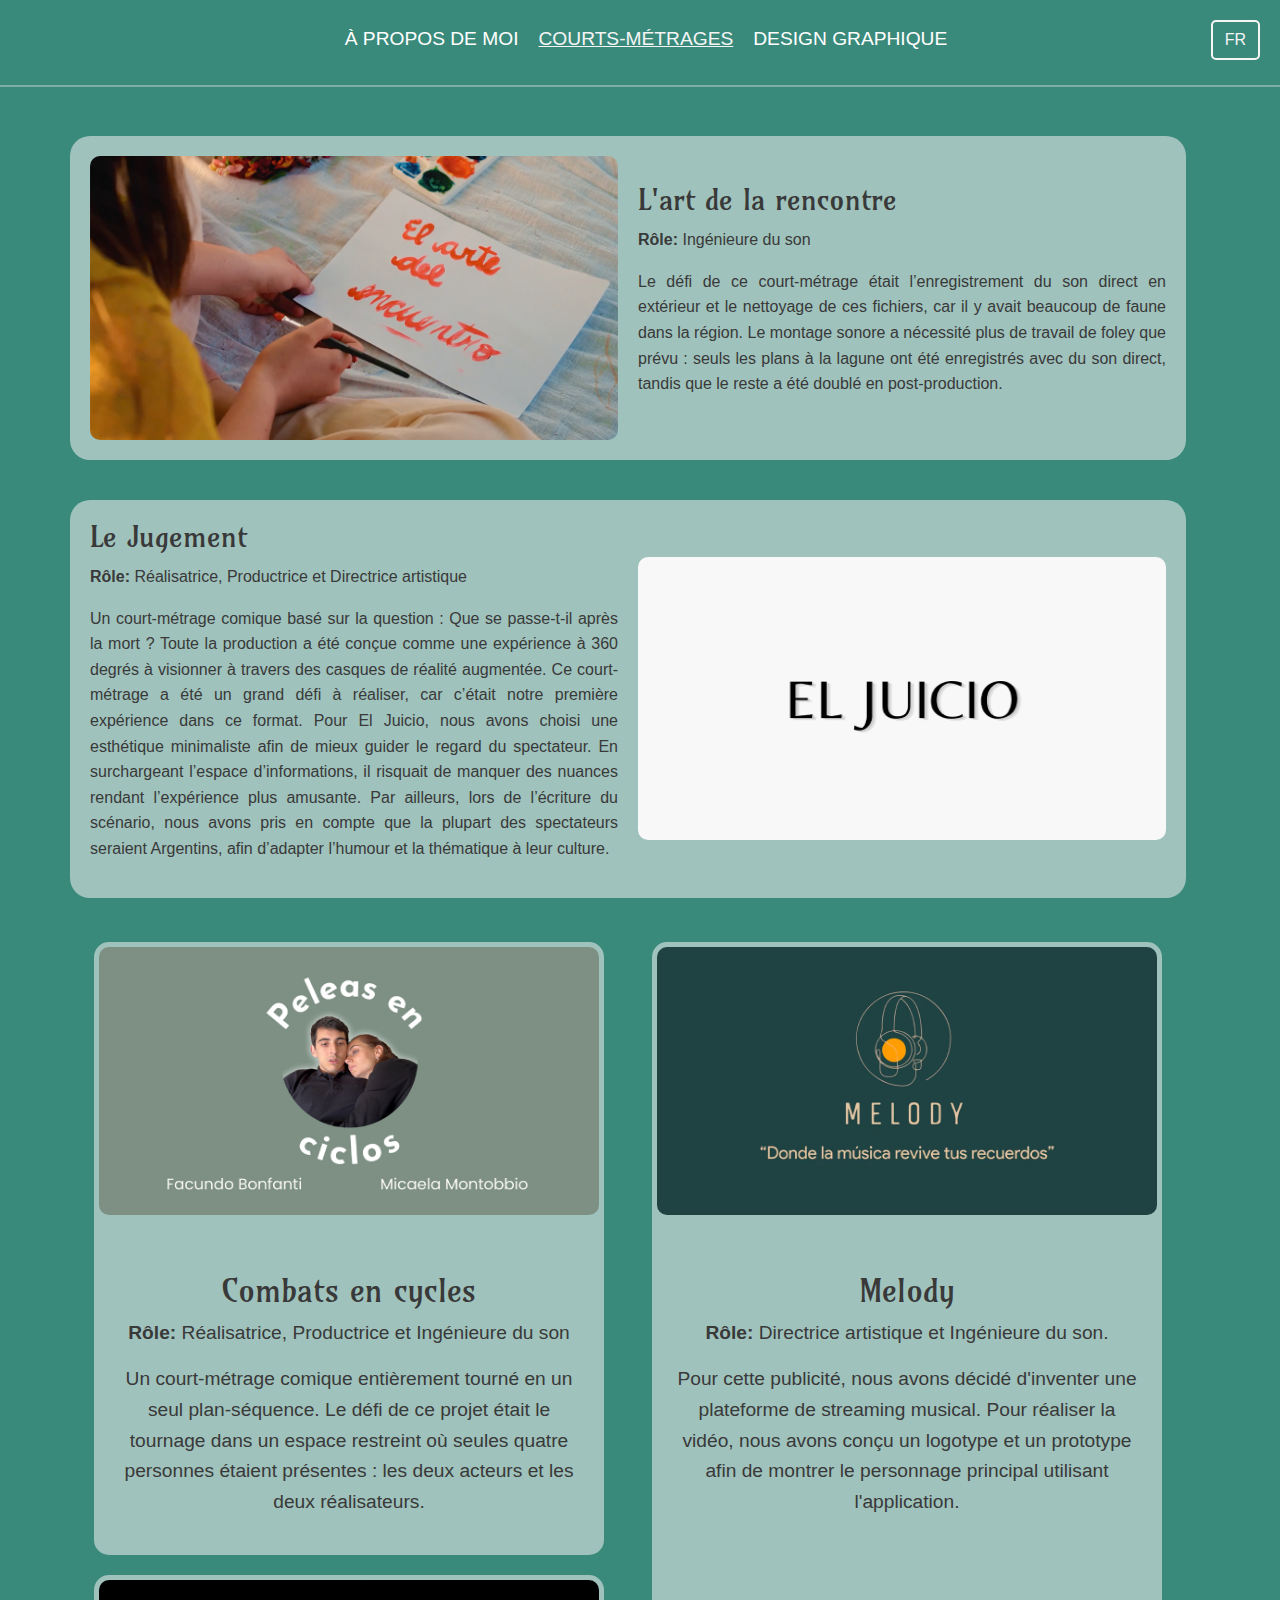
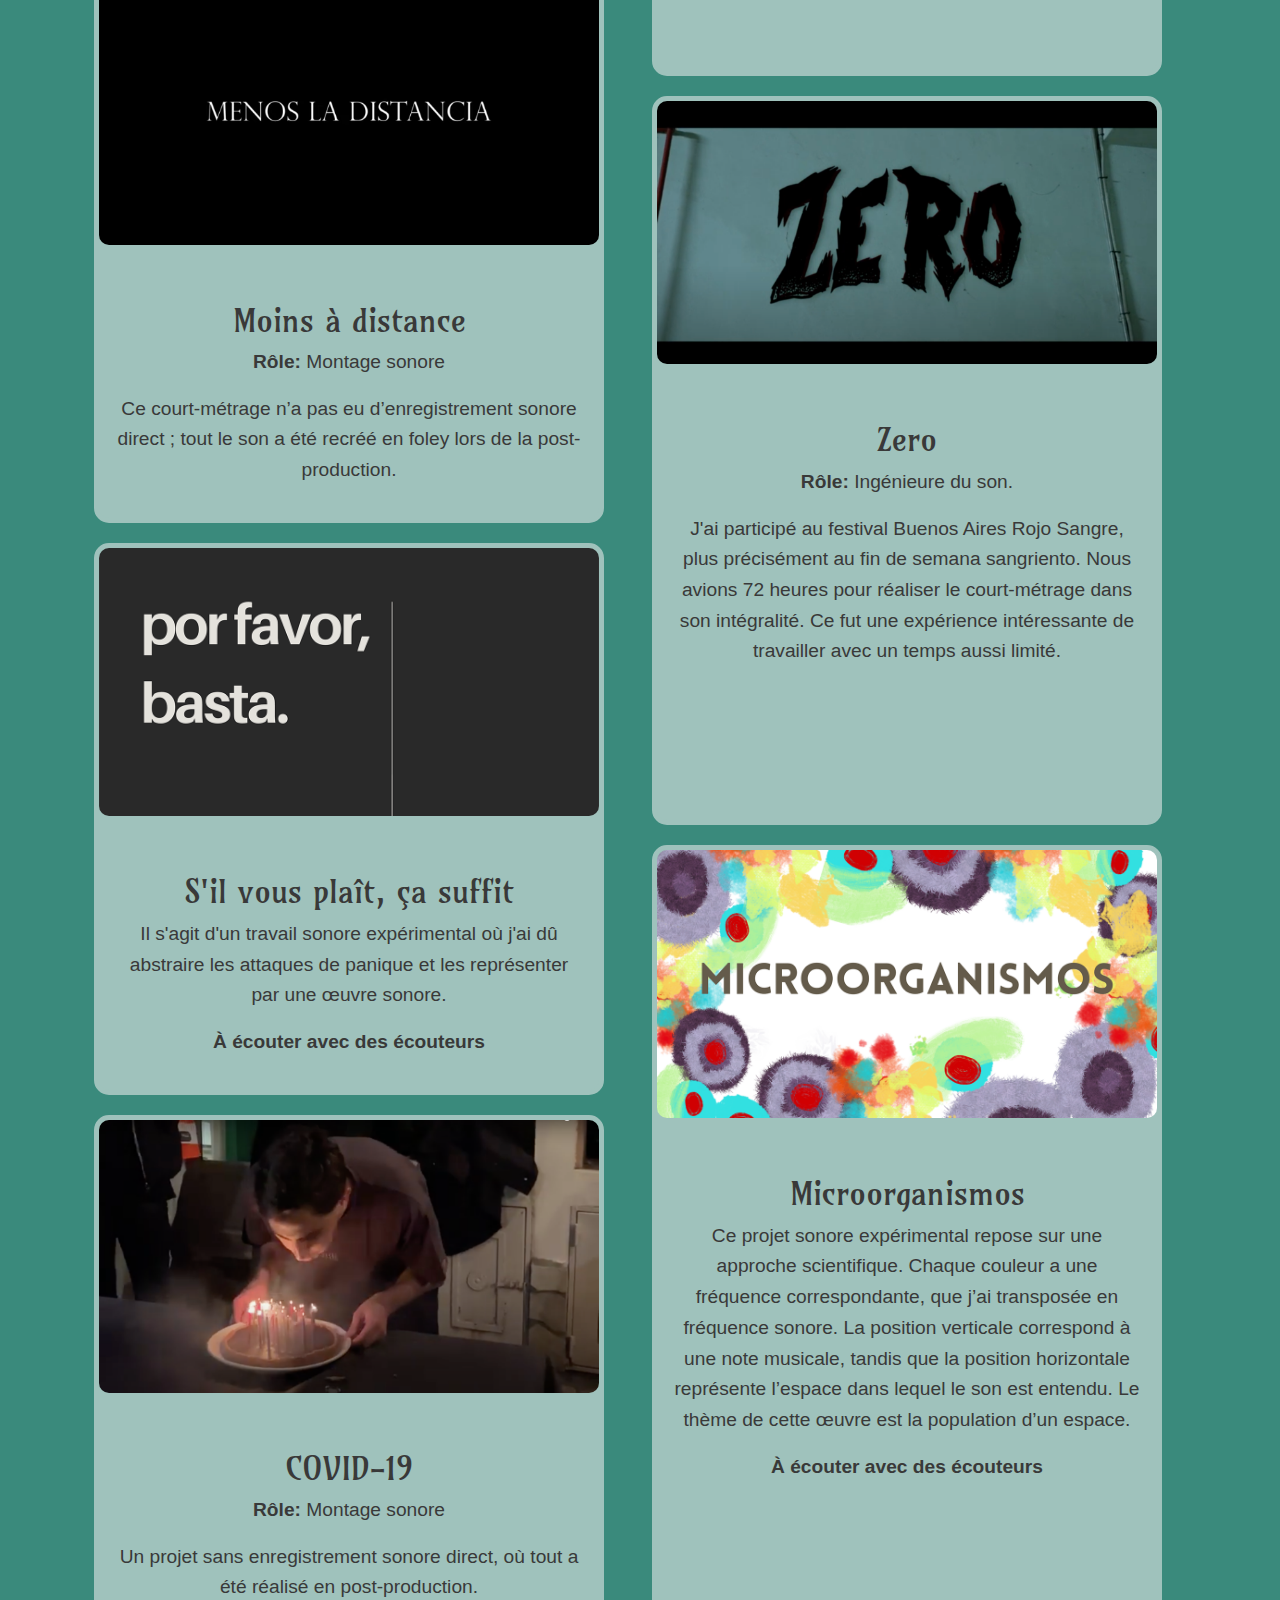
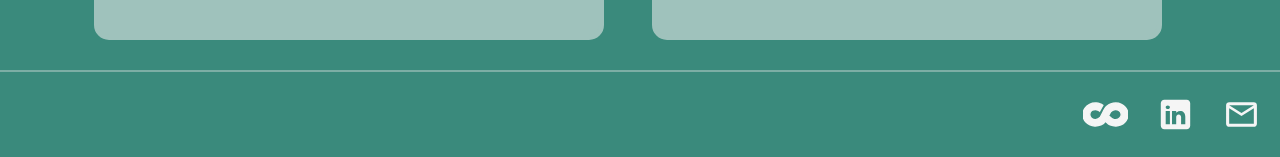
<file: frCortos.html>
<!DOCTYPE html>
<html lang="es">
<head>
    <meta charset="UTF-8">
    <meta name="viewport" content="width=device-width, initial-scale=1.0">
    <title>Courts Métrages - Benitez Cruz</title>
    
    <link rel="stylesheet" href="https://cdn.jsdelivr.net/npm/bootstrap@5.2.1/dist/css/bootstrap.min.css">
    <link href="https://fonts.googleapis.com/css2?family=Amarante&display=swap" rel="stylesheet">
    <link rel="stylesheet" href="css/style.css">
    <link rel="icon" type="image/x-icon" href="imagenes/Favicon.png">
</head>
<body>

  <header>
    <nav>
        <div class="menu-toggle" id="menu-toggle">
            <div class="bar"></div>
            <div class="bar"></div>
            <div class="bar"></div>
        </div>
        <ul class="nav-links" id="nav-links">
            <li><a href="frIndex.html" >À PROPOS DE MOI</a></li>
            <li><a href="frCortos.html" class="active" >COURTS-MÉTRAGES</a></li>
            <li><a href="frUx-ui.html" >DESIGN GRAPHIQUE</a></li>
            <li id="lang-container">
              <a href="cortos.html" id="lang-toggle">FR</a>
          </li>
        </ul>
    </nav>
</header>

    <main class="container">
    
        <div class="row row-cols-1 row-cols-md-2 g-4">

            <!-- Banners -->
            <div class="banner">
                <div class="banner-img">
                    <a href="https://laucspradaa.myportfolio.com/el-arte-del-encuentro">
                        <img src="imagenes/elArteDelEncuentro.png" class="img-fluid" alt="El arte del encuentro">
                    </a>
                </div>
                <div class="banner-text">
                    <h2>L'art de la rencontre</h2>
                    <p><strong>Rôle:</strong> Ingénieure du son</p>
                    <p>Le défi de ce court-métrage était l’enregistrement du son direct en extérieur et le nettoyage de ces fichiers, car il y avait beaucoup de faune dans la région. Le montage sonore a nécessité plus de travail de foley que prévu : seuls les plans à la lagune ont été enregistrés avec du son direct, tandis que le reste a été doublé en post-production.</p>
                </div>
            </div>
            <div class="banner">
                <div class="banner-text">
                    <h2>Le Jugement</h2>
                    <p><strong>Rôle:</strong> Réalisatrice, Productrice et Directrice artistique</p>
                    <p>Un court-métrage comique basé sur la question : Que se passe-t-il après la mort ? Toute la production a été conçue comme une expérience à 360 degrés à visionner à travers des casques de réalité augmentée. Ce court-métrage a été un grand défi à réaliser, car c’était notre première expérience dans ce format. Pour El Juicio, nous avons choisi une esthétique minimaliste afin de mieux guider le regard du spectateur. En surchargeant l’espace d’informations, il risquait de manquer des nuances rendant l’expérience plus amusante. Par ailleurs, lors de l’écriture du scénario, nous avons pris en compte que la plupart des spectateurs seraient Argentins, afin d’adapter l’humour et la thématique à leur culture.</p>
                </div>
                <div class="banner-img">
                    <a href="https://youtu.be/pOBqW1lEgTI">
                        <img src="imagenes/elJuicio.png" class="card-img-top" alt="El Juicio">
                    </a>
                </div>
                
            </div>
          <!-- Trabajos de sonido -->
            <div class="col">
              <div class="card">
                <a href="https://youtu.be/FeRHUb7Ywgk">
                    <img src="imagenes/peleasEnCiclos.png" class="card-img-top" alt="Peleas en ciclos">
                </a>
                <div class="card-body">
                    <h2>Combats en cycles</h2>
                    <p><strong>Rôle:</strong> Réalisatrice, Productrice et Ingénieure du son</p>
                    <p>Un court-métrage comique entièrement tourné en un seul plan-séquence. Le défi de ce projet était le tournage dans un espace restreint où seules quatre personnes étaient présentes : les deux acteurs et les deux réalisateurs.</p>
                </div>
              </div>
              <div class="card">
                <a href="https://youtu.be/A-6-H7U1zdo?si=aVcokH5WPMQgGE57">
                    <img src="imagenes/menosaladistancia.png" class="card-img-top" alt="Menos a la distancia">
                </a>
                <div class="card-body">
                    <h2>Moins à distance</h2>
                    <p><strong>Rôle:</strong> Montage sonore</p> 
                    <p>Ce court-métrage n’a pas eu d’enregistrement sonore direct ; tout le son a été recréé en foley lors de la post-production.</p>
                </div>
              </div>
              <div class="card">
                <a href="https://drive.google.com/file/d/1FiaZroxUhBRxEhOsn93yi0XPXPkXDbOi/view?usp=sharing">
                    <img src="imagenes/porfavorbasta.png" class="card-img-top" alt="Por favor, basta">
                </a>
                <div class="card-body">
                    <h2>S'il vous plaît, ça suffit</h2>
                    <p>Il s'agit d'un travail sonore expérimental où j'ai dû abstraire les attaques de panique et les représenter par une œuvre sonore.</p>
                    <p><strong>À écouter avec des écouteurs</strong></p>
                </div>
              </div>
              <div class="card">
                <a href="https://www.youtube.com/watch?v=llVeyD2oryI">
                    <img src="imagenes/covid.png" class="card-img-top" alt="COVID-19">
                </a>
                <div class="card-body">
                    <h2>COVID-19</h2>
                    <p><strong>Rôle:</strong> Montage sonore</p>
                    <p>Un projet sans enregistrement sonore direct, où tout a été réalisé en post-production.</p>
                </div>
              </div>
            </div>
          
             <!-- Otros roles -->
            <div class="col">
              <div class="card">
                <a href="https://www.youtube.com/watch?v=YwMItz1eU5c">
                    <img src="imagenes/melody.png" class="card-img-top" alt="Melody">
                </a>
                <div class="card-body">
                    <h2>Melody</h2>
                    <p><strong>Rôle:</strong> Directrice artistique et Ingénieure du son.</p>
                    <p>Pour cette publicité, nous avons décidé d'inventer une plateforme de streaming musical. Pour réaliser la vidéo, nous avons conçu un logotype et un prototype afin de montrer le personnage principal utilisant l'application.</p>
                </div>
              </div>
              <div class="card">
                <a href="https://youtu.be/rFBdJRBXUfE">
                    <img src="imagenes/Zero.png" class="card-img-top" alt="Zero">
                </a>
                <div class="card-body">
                    <h2>Zero</h2>
                    <p><strong>Rôle:</strong> Ingénieure du son.</p>
                    <p>J'ai participé au festival Buenos Aires Rojo Sangre, plus précisément au fin de semana sangriento. Nous avions 72 heures pour réaliser le court-métrage dans son intégralité. Ce fut une expérience intéressante de travailler avec un temps aussi limité.</p>
                </div>
              </div>  
              
              <div class="card">
                <a href="https://youtu.be/IOG3P-hZmvw">
                    <img src="imagenes/microorganismos.png" class="card-img-top" alt="Microorganismos">
                </a>
                <div class="card-body">
                    <h2>Microorganismos</h2>
                    <p>Ce projet sonore expérimental repose sur une approche scientifique. Chaque couleur a une fréquence correspondante, que j’ai transposée en fréquence sonore. La position verticale correspond à une note musicale, tandis que la position horizontale représente l’espace dans lequel le son est entendu. Le thème de cette œuvre est la population d’un espace.</p>
                    <p><strong>À écouter avec des écouteurs</strong></p>
                </div>
              </div>
              
              </div>
            </div>
            
        </div>
            <!-- Agregar más cortos siguiendo la misma estructura -->
        </div>
    </div>
    </main>

    <footer>
      <div class="redes">
          <a href="https://www.coursera.org/user/a107bec6ce823a377d79bbf0641a48fa">
              <svg fill="#f5f5f5" width="45px" height="45px" viewBox="0 0 32 32" xmlns="http://www.w3.org/2000/svg" stroke="#f5f5f5"><g id="SVGRepo_bgCarrier" stroke-width="0"></g><g id="SVGRepo_tracerCarrier" stroke-linecap="round" stroke-linejoin="round"></g><g id="SVGRepo_iconCarrier"> <path d="M31.99 15.74c-0.005-0.125-0.010-0.245-0.026-0.37v-0.005c-0.115-1.344-0.568-2.635-1.318-3.75-0.333-0.505-0.724-0.969-1.156-1.385-0.646-0.62-1.38-1.125-2.188-1.51-1.271-0.599-2.661-0.901-4.068-0.891-1.156-0.005-2.307 0.198-3.396 0.594-0.875 0.307-1.698 0.755-2.427 1.328-0.151 0.125-0.302 0.25-0.443 0.385l-0.115 0.115-0.156 0.167-0.109 0.109-0.188 0.198c-0.141 0.156-0.271 0.313-0.396 0.464l-0.005-0.005c-0.255 0.307-0.49 0.635-0.667 0.922-0.12 0.188-0.234 0.38-0.344 0.573l-1.531 3.089h0.005l-0.083 0.161-0.167 0.339c-0.333 0.682-0.693 1.359-1.094 1.917-0.896 0.979-1.906 1.464-3.208 1.464-0.089 0-0.182-0.005-0.276-0.010-0.786-0.031-1.458-0.219-2.052-0.573-0.563-0.323-1.026-0.797-1.328-1.37-0.307-0.563-0.453-1.193-0.432-1.828v-0.047c0.042-1.010 0.427-1.802 1.208-2.479 0.188-0.167 0.385-0.302 0.594-0.427 0.026-0.016 0.057-0.031 0.083-0.047 0.583-0.318 1.24-0.474 1.99-0.474l0.234 0.005c1.203 0.047 2.125 0.422 2.865 1.151l2.307-4.151c-0.583-0.385-1.208-0.703-1.865-0.943-0.026-0.010-0.052-0.026-0.078-0.031-0.083-0.031-0.167-0.063-0.25-0.089-0.74-0.245-1.51-0.401-2.286-0.464-0.021 0-0.042-0.005-0.063-0.005-0.12-0.010-0.245-0.021-0.365-0.026-0.13-0.005-0.266-0.010-0.396-0.010h-0.073c-1.396-0.010-2.776 0.297-4.036 0.891-1.354 0.641-2.51 1.641-3.339 2.891-0.891 1.333-1.365 2.901-1.354 4.505-0.005 2.089 0.755 3.917 2.266 5.458 1.583 1.615 3.63 2.484 6.094 2.589 0.156 0.005 0.313 0.010 0.469 0.010 1.391 0 2.682-0.25 3.839-0.745 0.286-0.125 0.568-0.266 0.854-0.427 0.156-0.089 0.302-0.188 0.453-0.286l0.104-0.073 0.182-0.125c0.219-0.156 0.422-0.328 0.625-0.51l0.068-0.068c0.12-0.109 0.234-0.224 0.344-0.339l0.417-0.469 0.156-0.198 0.078-0.109 0.073-0.104c0.615-1.031 2.62-4.802 2.62-4.802v-0.005l0.12-0.229 0.099-0.182c0.292-0.536 0.505-0.917 0.792-1.318l0.005-0.016c0.656-0.953 1.792-1.635 3.13-1.75 2.24-0.193 4.203 1.281 4.38 3.286 0.182 2.010-1.49 3.797-3.729 3.99-0.453 0.036-0.906 0.010-1.349-0.089l-0.010 0.005c-1.646-0.344-2.693-1.536-3.208-2.078l-2.156 3.969c0 0 0.672 0.672 1.13 1.010 0.464 0.339 1.057 0.667 1.531 0.875 1.193 0.516 2.479 0.786 3.781 0.786 0.161 0 0.13 0 0.297-0.010 2.458-0.099 4.651-1.042 6.234-2.656 1.495-1.536 2.307-3.286 2.318-5.359v-0.063z"></path> </g></svg>
          </a>

          <a href="http://www.linkedin.com/in/agustina-benitez-cruz-078277183">
              <svg xmlns="http://www.w3.org/2000/svg" x="0px" y="0px" width="35px" height="35px" fill="#f5f5f5" viewBox="0 0 50 50">
                  <path d="M41,4H9C6.24,4,4,6.24,4,9v32c0,2.76,2.24,5,5,5h32c2.76,0,5-2.24,5-5V9C46,6.24,43.76,4,41,4z M17,20v19h-6V20H17z M11,14.47c0-1.4,1.2-2.47,3-2.47s2.93,1.07,3,2.47c0,1.4-1.12,2.53-3,2.53C12.2,17,11,15.87,11,14.47z M39,39h-6c0,0,0-9.26,0-10 c0-2-1-4-3.5-4.04h-0.08C27,24.96,26,27.02,26,29c0,0.91,0,10,0,10h-6V20h6v2.56c0,0,1.93-2.56,5.81-2.56 c3.97,0,7.19,2.73,7.19,8.26V39z"></path>
              </svg>
          </a>
          <a href="mailto:agusbenitezc@gmail.com">
              <svg xmlns="http://www.w3.org/2000/svg" height="45px" viewBox="0 -960 960 960" width="37px" fill="#f5f5f5"><path d="M160-160q-33 0-56.5-23.5T80-240v-480q0-33 23.5-56.5T160-800h640q33 0 56.5 23.5T880-720v480q0 33-23.5 56.5T800-160H160Zm320-280L160-640v400h640v-400L480-440Zm0-80 320-200H160l320 200ZM160-640v-80 480-400Z"/></svg>
          </a>
          

      </div>
  </footer>

  <script>
    document.addEventListener("DOMContentLoaded", function () {
        const menuToggle = document.getElementById("menu-toggle");
        const navLinks = document.getElementById("nav-links");

        menuToggle.addEventListener("click", function () {
            navLinks.classList.toggle("active");
            menuToggle.classList.toggle("active");
        });
    });
</script>
<script>
    document.addEventListener("DOMContentLoaded", function () {
        const langToggle = document.getElementById("lang-toggle");
        const languages = [
            { code: "ES", url: "enCortos.html" },
            { code: "EN", url: "frCortos.html" },
            { code: "FR", url: "cortos.html" }
        ];
        let currentLangIndex = 0;
        
    });
</script>
  
</body>
</html>
</file>
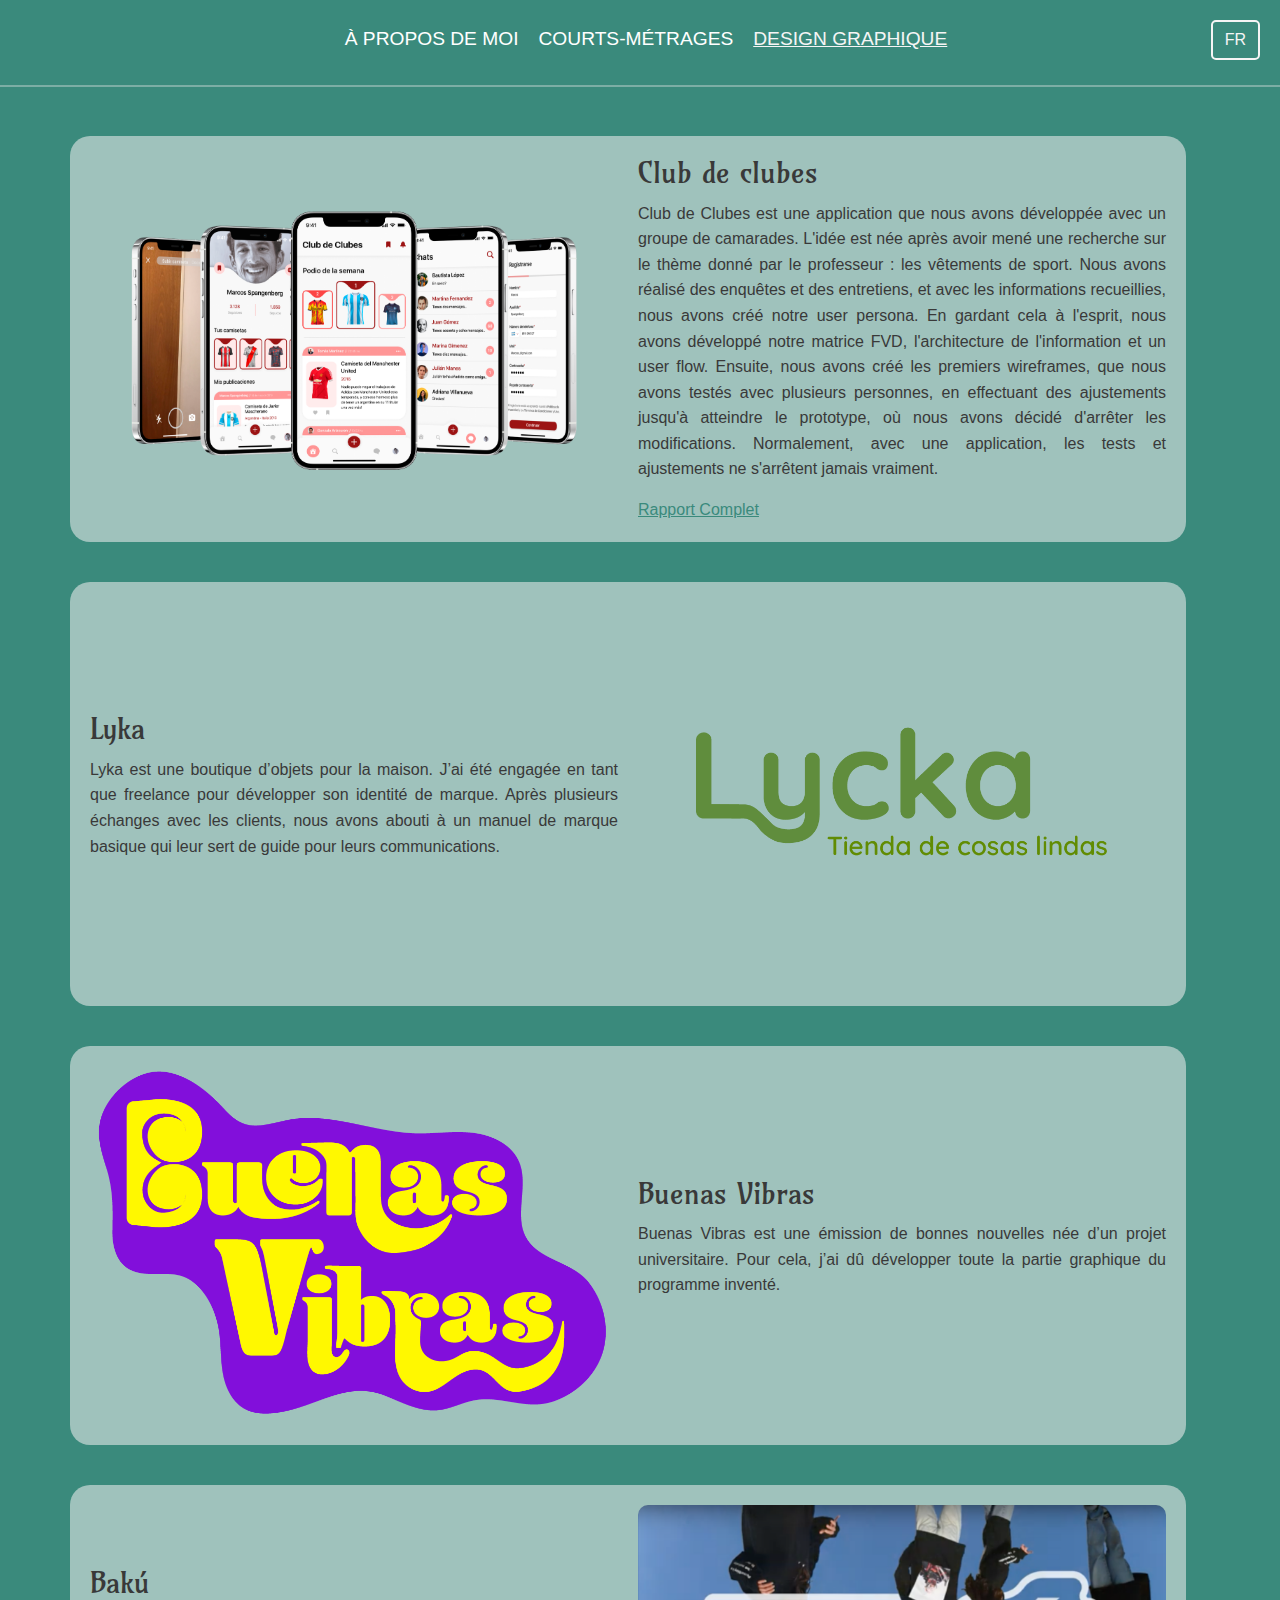
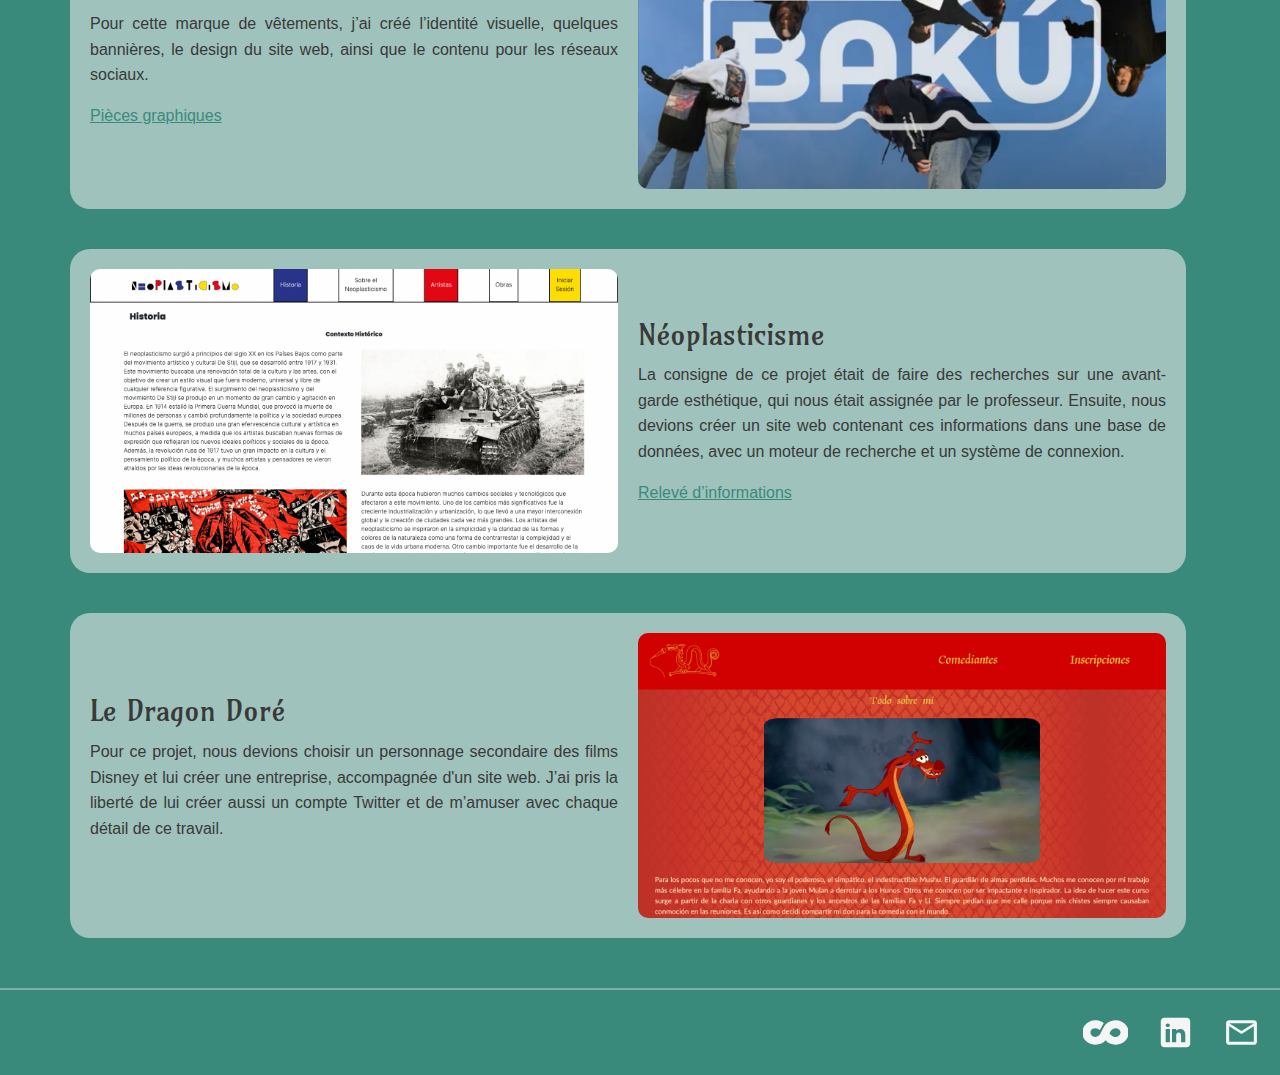
<file: frUx-ui.html>
<!DOCTYPE html>
<html lang="es">
<head>
    <meta charset="UTF-8">
    <meta name="viewport" content="width=device-width, initial-scale=1.0">
    <title>Design Graphique - Benitez Cruz</title>
    
    <link rel="stylesheet" href="https://cdn.jsdelivr.net/npm/bootstrap@5.2.1/dist/css/bootstrap.min.css">
    <link href="https://fonts.googleapis.com/css2?family=Amarante&display=swap" rel="stylesheet">
    <link rel="stylesheet" href="css/style.css">
    <link rel="icon" type="image/x-icon" href="imagenes/Favicon.png">
</head>
<body>

    <header>
        <nav>
            <div class="menu-toggle" id="menu-toggle">
                <div class="bar"></div>
                <div class="bar"></div>
                <div class="bar"></div>
            </div>
            <ul class="nav-links" id="nav-links">
                <li><a href="frIndex.html">À PROPOS DE MOI</a></li>
                <li><a href="frCortos.html" >COURTS-MÉTRAGES</a></li>
                <li><a href="frUx-ui.html" class="active" >DESIGN GRAPHIQUE</a></li>
                <li id="lang-container">
                    <a href="ux-ui.html" id="lang-toggle">FR</a>
                </li>
            </ul>
        </nav>
    </header>
    

    <main class="container">
        <div class="row row-cols-1 row-cols-md-2 g-4">
            
                <div class="banner">
                    <div class="banner-img">
                        <a href="https://www.figma.com/proto/C5P8j48Xb9JxUyuk9rdocb/Prototipos-en-alta " target="_blank">
                            <img src="imagenes/clubdeclubes.png" class="img-fluid" alt="Club de clubes">
                        </a>
                    </div>
                    <div class="banner-text">
                        <h2>Club de clubes</h2>
                        <p>Club de Clubes est une application que nous avons développée avec un groupe de camarades. L'idée est née après avoir mené une recherche sur le thème donné par le professeur : les vêtements de sport. Nous avons réalisé des enquêtes et des entretiens, et avec les informations recueillies, nous avons créé notre user persona. En gardant cela à l'esprit, nous avons développé notre matrice FVD, l'architecture de l'information et un user flow. Ensuite, nous avons créé les premiers wireframes, que nous avons testés avec plusieurs personnes, en effectuant des ajustements jusqu'à atteindre le prototype, où nous avons décidé d'arrêter les modifications. Normalement, avec une application, les tests et ajustements ne s'arrêtent jamais vraiment.</p>
                        <a href="https://www.figma.com/proto/YDoXZxiNfLcmCB4wid3w3U/Informe---Dise%C3%B1o-de-IyS?page-id=0%3A1&node-id=0-3&p=f&viewport=444%2C-12306%2C0.25&t=YBZXQXZ8Mk9yvyh5-1&scaling=contain&content-scaling=fixed&starting-point-node-id=0%3A3" target="_blank">Rapport Complet</a>
                    </div>
                </div>
                <div class="banner">
                    <div class="banner-text">
                        <h2>Lyka</h2>
                        <p>Lyka est une boutique d’objets pour la maison. J’ai été engagée en tant que freelance pour développer son identité de marque. Après plusieurs échanges avec les clients, nous avons abouti à un manuel de marque basique qui leur sert de guide pour leurs communications.</p>
                        
                    </div>
                    <div class="banner-img">
                        <a href="https://drive.google.com/drive/folders/1JDFIXdrqZno--_fEMDc7bzfRkMkbhRkh?usp=drive_link" target="_blank">
                            <img src="imagenes/Lyka.png" class="card-img-top" alt="Lyka">
                        </a>
                    </div>  
                </div>
                <div class="banner">
                    <div class="banner-img">
                        <a href="https://drive.google.com/drive/folders/17gCYuFz7xvs2nIUywxg5gdf3NS89RBmF?usp=drive_link" target="_blank">
                            <img src="imagenes/BuenasVibras.png" class="img-fluid" alt="Buenas Vibras">
                        </a>
                    </div>
                    <div class="banner-text">
                        <h2>Buenas Vibras</h2>
                        <p>Buenas Vibras est une émission de bonnes nouvelles née d’un projet universitaire. Pour cela, j’ai dû développer toute la partie graphique du programme inventé.</p>
                    </div>
                </div>
                <div class="banner">
                    <div class="banner-text">
                        <h2>Bakú</h2>
                        <p>Pour cette marque de vêtements, j’ai créé l’identité visuelle, quelques bannières, le design du site web, ainsi que le contenu pour les réseaux sociaux.</p>
                        <a href="https://drive.google.com/drive/folders/1gbjPmacIeI6L7zIdnaP7svdBckSNrDZi?usp=drive_link" target="_blank">Pièces graphiques</a>
                    </div>
                    <div class="banner-img">
                        <a href="https://www.instagram.com/baku.pbc?igshid=YzVkODRmOTdmMw==" target="_blank">
                            <img src="imagenes/baku.png" class="img-fluid" alt="Bakú">
                        </a>
                    </div>
                </div>
                <div class="banner">
                    <div class="banner-img">
                        <a href="https://agustinabenitezcruz.github.io/Neoplasticismo/historia.html" target="_blank">
                            <img src="imagenes/neoplasticismo.png" class="card-img-top" alt="Neoplasticismo">
                        </a>
                    </div>  
                    <div class="banner-text">
                        <h2>Néoplasticisme</h2>
                        <p>La consigne de ce projet était de faire des recherches sur une avant-garde esthétique, qui nous était assignée par le professeur. Ensuite, nous devions créer un site web contenant ces informations dans une base de données, avec un moteur de recherche et un système de connexion.</p>
                        <a href="https://drive.google.com/file/d/14GzWSXSgqDCnQ-nBpPXajRRX7DQwg8Gn/view?usp=sharing" target="_blank">Relevé d’informations</a>
                    </div>
                </div>
                <div class="banner">
                    <div class="banner-text">
                        <h2>Le Dragon Doré</h2>
                        <p>Pour ce projet, nous devions choisir un personnage secondaire des films Disney et lui créer une entreprise, accompagnée d'un site web. J’ai pris la liberté de lui créer aussi un compte Twitter et de m’amuser avec chaque détail de ce travail.</p>
                    </div>
                    <div class="banner-img">
                        <a href="https://agustinabenitezcruz.github.io/elDragonDorado/index.html" target="_blank">
                            <img src="imagenes/dragondorado.png" class="img-fluid" alt="Dragón Dorado">
                        </a>
                    </div>
                </div>
            </div>
            <!-- Agregar más proyectos -->
        
    </main>

    <footer>
        <div class="redes">
            <a href="https://www.coursera.org/user/a107bec6ce823a377d79bbf0641a48fa">
                <svg fill="#f5f5f5" width="45px" height="45px" viewBox="0 0 32 32" xmlns="http://www.w3.org/2000/svg" stroke="#f5f5f5"><g id="SVGRepo_bgCarrier" stroke-width="0"></g><g id="SVGRepo_tracerCarrier" stroke-linecap="round" stroke-linejoin="round"></g><g id="SVGRepo_iconCarrier"> <path d="M31.99 15.74c-0.005-0.125-0.010-0.245-0.026-0.37v-0.005c-0.115-1.344-0.568-2.635-1.318-3.75-0.333-0.505-0.724-0.969-1.156-1.385-0.646-0.62-1.38-1.125-2.188-1.51-1.271-0.599-2.661-0.901-4.068-0.891-1.156-0.005-2.307 0.198-3.396 0.594-0.875 0.307-1.698 0.755-2.427 1.328-0.151 0.125-0.302 0.25-0.443 0.385l-0.115 0.115-0.156 0.167-0.109 0.109-0.188 0.198c-0.141 0.156-0.271 0.313-0.396 0.464l-0.005-0.005c-0.255 0.307-0.49 0.635-0.667 0.922-0.12 0.188-0.234 0.38-0.344 0.573l-1.531 3.089h0.005l-0.083 0.161-0.167 0.339c-0.333 0.682-0.693 1.359-1.094 1.917-0.896 0.979-1.906 1.464-3.208 1.464-0.089 0-0.182-0.005-0.276-0.010-0.786-0.031-1.458-0.219-2.052-0.573-0.563-0.323-1.026-0.797-1.328-1.37-0.307-0.563-0.453-1.193-0.432-1.828v-0.047c0.042-1.010 0.427-1.802 1.208-2.479 0.188-0.167 0.385-0.302 0.594-0.427 0.026-0.016 0.057-0.031 0.083-0.047 0.583-0.318 1.24-0.474 1.99-0.474l0.234 0.005c1.203 0.047 2.125 0.422 2.865 1.151l2.307-4.151c-0.583-0.385-1.208-0.703-1.865-0.943-0.026-0.010-0.052-0.026-0.078-0.031-0.083-0.031-0.167-0.063-0.25-0.089-0.74-0.245-1.51-0.401-2.286-0.464-0.021 0-0.042-0.005-0.063-0.005-0.12-0.010-0.245-0.021-0.365-0.026-0.13-0.005-0.266-0.010-0.396-0.010h-0.073c-1.396-0.010-2.776 0.297-4.036 0.891-1.354 0.641-2.51 1.641-3.339 2.891-0.891 1.333-1.365 2.901-1.354 4.505-0.005 2.089 0.755 3.917 2.266 5.458 1.583 1.615 3.63 2.484 6.094 2.589 0.156 0.005 0.313 0.010 0.469 0.010 1.391 0 2.682-0.25 3.839-0.745 0.286-0.125 0.568-0.266 0.854-0.427 0.156-0.089 0.302-0.188 0.453-0.286l0.104-0.073 0.182-0.125c0.219-0.156 0.422-0.328 0.625-0.51l0.068-0.068c0.12-0.109 0.234-0.224 0.344-0.339l0.417-0.469 0.156-0.198 0.078-0.109 0.073-0.104c0.615-1.031 2.62-4.802 2.62-4.802v-0.005l0.12-0.229 0.099-0.182c0.292-0.536 0.505-0.917 0.792-1.318l0.005-0.016c0.656-0.953 1.792-1.635 3.13-1.75 2.24-0.193 4.203 1.281 4.38 3.286 0.182 2.010-1.49 3.797-3.729 3.99-0.453 0.036-0.906 0.010-1.349-0.089l-0.010 0.005c-1.646-0.344-2.693-1.536-3.208-2.078l-2.156 3.969c0 0 0.672 0.672 1.13 1.010 0.464 0.339 1.057 0.667 1.531 0.875 1.193 0.516 2.479 0.786 3.781 0.786 0.161 0 0.13 0 0.297-0.010 2.458-0.099 4.651-1.042 6.234-2.656 1.495-1.536 2.307-3.286 2.318-5.359v-0.063z"></path> </g></svg>
            </a>

            <a href="https://www.linkedin.com/in/agustina-benitez-cruz-078277183">
                <svg xmlns="http://www.w3.org/2000/svg" x="0px" y="0px" width="35px" height="35px" fill="#f5f5f5" viewBox="0 0 50 50">
                    <path d="M41,4H9C6.24,4,4,6.24,4,9v32c0,2.76,2.24,5,5,5h32c2.76,0,5-2.24,5-5V9C46,6.24,43.76,4,41,4z M17,20v19h-6V20H17z M11,14.47c0-1.4,1.2-2.47,3-2.47s2.93,1.07,3,2.47c0,1.4-1.12,2.53-3,2.53C12.2,17,11,15.87,11,14.47z M39,39h-6c0,0,0-9.26,0-10 c0-2-1-4-3.5-4.04h-0.08C27,24.96,26,27.02,26,29c0,0.91,0,10,0,10h-6V20h6v2.56c0,0,1.93-2.56,5.81-2.56 c3.97,0,7.19,2.73,7.19,8.26V39z"></path>
                </svg>
            </a>
            <a href="mailto:agusbenitezc@gmail.com">
                <svg xmlns="http://www.w3.org/2000/svg" height="45px" viewBox="0 -960 960 960" width="37px" fill="#f5f5f5"><path d="M160-160q-33 0-56.5-23.5T80-240v-480q0-33 23.5-56.5T160-800h640q33 0 56.5 23.5T880-720v480q0 33-23.5 56.5T800-160H160Zm320-280L160-640v400h640v-400L480-440Zm0-80 320-200H160l320 200ZM160-640v-80 480-400Z"/></svg>
            </a>
            

        </div>
    </footer>

    <script>
        document.addEventListener("DOMContentLoaded", function () {
            const menuToggle = document.getElementById("menu-toggle");
            const navLinks = document.getElementById("nav-links");
    
            menuToggle.addEventListener("click", function () {
                navLinks.classList.toggle("active");
                menuToggle.classList.toggle("active");
            });
        });
    </script>
    <script>
        document.addEventListener("DOMContentLoaded", function () {
            const langToggle = document.getElementById("lang-toggle");
            const languages = [
                { code: "ES", url: "enUx-ui.html" },
                { code: "EN", url: "frUx-ui.html" },
                { code: "FR", url: "ux-ui.html" }
            ];
            let currentLangIndex = 0;
    
            
        });
    </script>
</body>
</html>
</file>
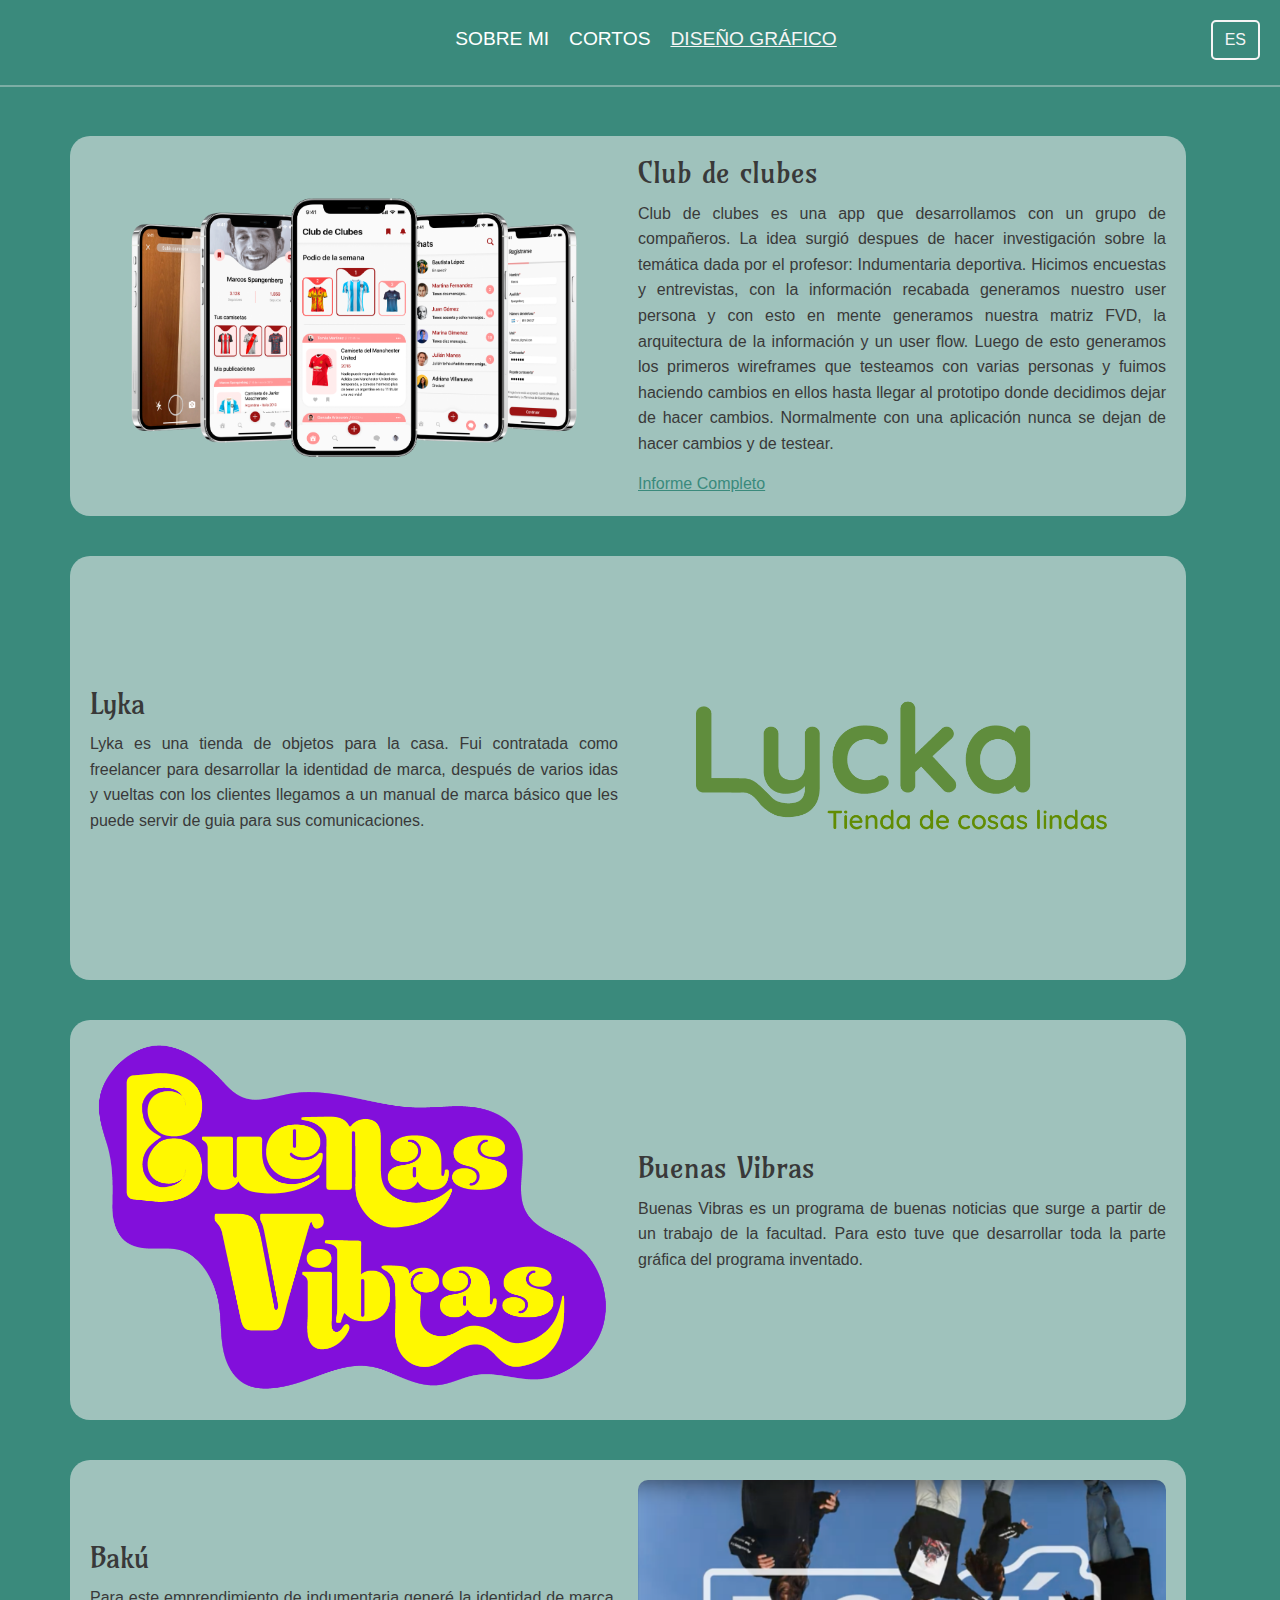
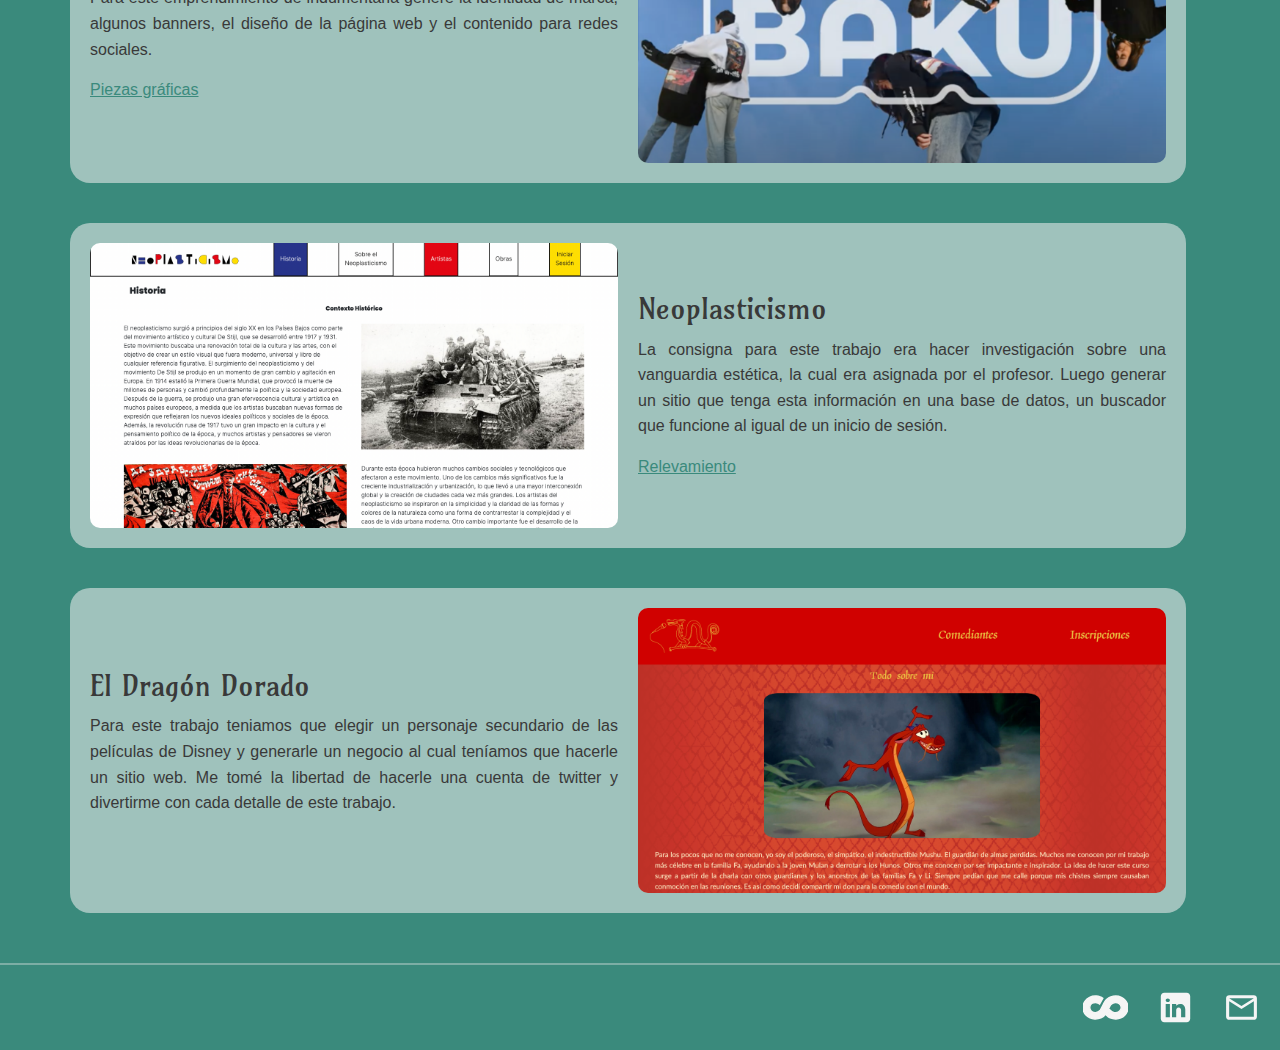
<file: ux-ui.html>
<!DOCTYPE html>
<html lang="es">
<head>
    <meta charset="UTF-8">
    <meta name="viewport" content="width=device-width, initial-scale=1.0">
    <title>Diseño Gráfico - Benitez Cruz</title>
    
    <link rel="stylesheet" href="https://cdn.jsdelivr.net/npm/bootstrap@5.2.1/dist/css/bootstrap.min.css">
    <link href="https://fonts.googleapis.com/css2?family=Amarante&display=swap" rel="stylesheet">
    <link rel="stylesheet" href="css/style.css">
    <link rel="icon" type="image/x-icon" href="imagenes/Favicon.png">
</head>
<body>

    <header>
        <nav>
            <div class="menu-toggle" id="menu-toggle">
                <div class="bar"></div>
                <div class="bar"></div>
                <div class="bar"></div>
            </div>
            <ul class="nav-links" id="nav-links">
                <li><a href="index.html">SOBRE MI</a></li>
                <li><a href="cortos.html">CORTOS</a></li>
                <li><a href="ux-ui.html" class="active">DISEÑO GRÁFICO</a></li>
                <li id="lang-container">
                    <a href="enUx-ui.html" id="lang-toggle">ES</a>
                </li>
            </ul>
        </nav>
    </header>
    

    <main class="container">
        <div class="row row-cols-1 row-cols-md-2 g-4">
            
                <div class="banner">
                    <div class="banner-img">
                        <a href="https://www.figma.com/proto/C5P8j48Xb9JxUyuk9rdocb/Prototipos-en-alta " target="_blank">
                            <img src="imagenes/clubdeclubes.png" class="img-fluid" alt="Club de clubes">
                        </a>
                    </div>
                    <div class="banner-text">
                        <h2>Club de clubes</h2>
                        <p>Club de clubes es una app que desarrollamos con un grupo de compañeros. La idea surgió despues de hacer investigación sobre la temática dada por el profesor: Indumentaria deportiva. Hicimos encuestas y entrevistas, con la información recabada generamos nuestro user persona y con esto en mente generamos nuestra matriz FVD, la arquitectura de la información y un user flow. Luego de esto generamos los primeros wireframes que testeamos con varias personas y fuimos haciendo cambios en ellos hasta llegar al prototipo donde decidimos dejar de hacer cambios. Normalmente con una aplicación nunca se dejan de hacer cambios y de testear. </p>
                        <a href="https://www.figma.com/proto/YDoXZxiNfLcmCB4wid3w3U/Informe---Dise%C3%B1o-de-IyS?page-id=0%3A1&node-id=0-3&p=f&viewport=444%2C-12306%2C0.25&t=YBZXQXZ8Mk9yvyh5-1&scaling=contain&content-scaling=fixed&starting-point-node-id=0%3A3" target="_blank">Informe Completo</a>
                    </div>
                </div>
                <div class="banner">
                    <div class="banner-text">
                        <h2>Lyka</h2>
                        <p>Lyka es una tienda de objetos para la casa. Fui contratada como freelancer para desarrollar la identidad de marca, después de varios idas y vueltas con los clientes llegamos a un manual de marca básico que les puede servir de guia para sus comunicaciones. </p>  
                    </div>
                    <div class="banner-img">
                        <a href="https://drive.google.com/drive/folders/1JDFIXdrqZno--_fEMDc7bzfRkMkbhRkh?usp=drive_link" target="_blank">
                            <img src="imagenes/Lyka.png" class="card-img-top" alt="Lyka">
                        </a>
                    </div>  
                </div>
                <div class="banner">
                    <div class="banner-img">
                        <a href="https://drive.google.com/drive/folders/17gCYuFz7xvs2nIUywxg5gdf3NS89RBmF?usp=drive_link" target="_blank">
                            <img src="imagenes/BuenasVibras.png" class="img-fluid" alt="Buenas Vibras">
                        </a>
                    </div>
                    <div class="banner-text">
                        <h2>Buenas Vibras</h2>
                        <p>Buenas Vibras es un programa de buenas noticias que surge a partir de un trabajo de la facultad. Para esto tuve que desarrollar toda la parte gráfica del programa inventado.</p>
                    </div>
                </div>
                <div class="banner">
                    <div class="banner-text">
                        <h2>Bakú</h2>
                        <p>Para este emprendimiento de indumentaria generé la identidad de marca, algunos banners, el diseño de la página web y el contenido para redes sociales. </p>
                        <a href="https://drive.google.com/drive/folders/1gbjPmacIeI6L7zIdnaP7svdBckSNrDZi?usp=drive_link" target="_blank">Piezas gráficas</a>
                    </div>
                    <div class="banner-img">
                        <a href="https://www.instagram.com/baku.pbc?igshid=YzVkODRmOTdmMw==" target="_blank">
                            <img src="imagenes/baku.png" class="img-fluid" alt="Bakú">
                        </a>
                    </div>
                </div>
                <div class="banner">
                    <div class="banner-img">
                        <a href="https://agustinabenitezcruz.github.io/Neoplasticismo/historia.html" target="_blank">
                            <img src="imagenes/neoplasticismo.png" class="card-img-top" alt="Neoplasticismo">
                        </a>
                    </div> 
                    <div class="banner-text">
                        <h2>Neoplasticismo</h2>
                        <p>La consigna para este trabajo era hacer investigación sobre una vanguardia estética, la cual era asignada por el profesor. Luego generar un sitio que tenga esta información en una base de datos, un buscador que funcione al igual de un inicio de sesión.</p>
                        <a href="https://drive.google.com/file/d/14GzWSXSgqDCnQ-nBpPXajRRX7DQwg8Gn/view?usp=sharing" target="_blank">Relevamiento</a>
                    </div>
                </div>
                <div class="banner">
                    <div class="banner-text">
                        <h2>El Dragón Dorado</h2>
                        <p>Para este trabajo teniamos que elegir un personaje secundario de las películas de Disney y generarle un negocio al cual teníamos que hacerle un sitio web. Me tomé la libertad de hacerle una cuenta de twitter y divertirme con cada detalle de este trabajo.</p>
                    </div>
                    <div class="banner-img">
                        <a href="https://agustinabenitezcruz.github.io/elDragonDorado/index.html" target="_blank">
                            <img src="imagenes/dragondorado.png" class="img-fluid" alt="Dragón Dorado">
                        </a>
                    </div>
                </div>
            </div>
            <!-- Agregar más proyectos -->
        
    </main>

    <footer>
        <div class="redes">
            <a href="https://www.coursera.org/user/a107bec6ce823a377d79bbf0641a48fa">
                <svg fill="#f5f5f5" width="45px" height="45px" viewBox="0 0 32 32" xmlns="http://www.w3.org/2000/svg" stroke="#f5f5f5"><g id="SVGRepo_bgCarrier" stroke-width="0"></g><g id="SVGRepo_tracerCarrier" stroke-linecap="round" stroke-linejoin="round"></g><g id="SVGRepo_iconCarrier"> <path d="M31.99 15.74c-0.005-0.125-0.010-0.245-0.026-0.37v-0.005c-0.115-1.344-0.568-2.635-1.318-3.75-0.333-0.505-0.724-0.969-1.156-1.385-0.646-0.62-1.38-1.125-2.188-1.51-1.271-0.599-2.661-0.901-4.068-0.891-1.156-0.005-2.307 0.198-3.396 0.594-0.875 0.307-1.698 0.755-2.427 1.328-0.151 0.125-0.302 0.25-0.443 0.385l-0.115 0.115-0.156 0.167-0.109 0.109-0.188 0.198c-0.141 0.156-0.271 0.313-0.396 0.464l-0.005-0.005c-0.255 0.307-0.49 0.635-0.667 0.922-0.12 0.188-0.234 0.38-0.344 0.573l-1.531 3.089h0.005l-0.083 0.161-0.167 0.339c-0.333 0.682-0.693 1.359-1.094 1.917-0.896 0.979-1.906 1.464-3.208 1.464-0.089 0-0.182-0.005-0.276-0.010-0.786-0.031-1.458-0.219-2.052-0.573-0.563-0.323-1.026-0.797-1.328-1.37-0.307-0.563-0.453-1.193-0.432-1.828v-0.047c0.042-1.010 0.427-1.802 1.208-2.479 0.188-0.167 0.385-0.302 0.594-0.427 0.026-0.016 0.057-0.031 0.083-0.047 0.583-0.318 1.24-0.474 1.99-0.474l0.234 0.005c1.203 0.047 2.125 0.422 2.865 1.151l2.307-4.151c-0.583-0.385-1.208-0.703-1.865-0.943-0.026-0.010-0.052-0.026-0.078-0.031-0.083-0.031-0.167-0.063-0.25-0.089-0.74-0.245-1.51-0.401-2.286-0.464-0.021 0-0.042-0.005-0.063-0.005-0.12-0.010-0.245-0.021-0.365-0.026-0.13-0.005-0.266-0.010-0.396-0.010h-0.073c-1.396-0.010-2.776 0.297-4.036 0.891-1.354 0.641-2.51 1.641-3.339 2.891-0.891 1.333-1.365 2.901-1.354 4.505-0.005 2.089 0.755 3.917 2.266 5.458 1.583 1.615 3.63 2.484 6.094 2.589 0.156 0.005 0.313 0.010 0.469 0.010 1.391 0 2.682-0.25 3.839-0.745 0.286-0.125 0.568-0.266 0.854-0.427 0.156-0.089 0.302-0.188 0.453-0.286l0.104-0.073 0.182-0.125c0.219-0.156 0.422-0.328 0.625-0.51l0.068-0.068c0.12-0.109 0.234-0.224 0.344-0.339l0.417-0.469 0.156-0.198 0.078-0.109 0.073-0.104c0.615-1.031 2.62-4.802 2.62-4.802v-0.005l0.12-0.229 0.099-0.182c0.292-0.536 0.505-0.917 0.792-1.318l0.005-0.016c0.656-0.953 1.792-1.635 3.13-1.75 2.24-0.193 4.203 1.281 4.38 3.286 0.182 2.010-1.49 3.797-3.729 3.99-0.453 0.036-0.906 0.010-1.349-0.089l-0.010 0.005c-1.646-0.344-2.693-1.536-3.208-2.078l-2.156 3.969c0 0 0.672 0.672 1.13 1.010 0.464 0.339 1.057 0.667 1.531 0.875 1.193 0.516 2.479 0.786 3.781 0.786 0.161 0 0.13 0 0.297-0.010 2.458-0.099 4.651-1.042 6.234-2.656 1.495-1.536 2.307-3.286 2.318-5.359v-0.063z"></path> </g></svg>
            </a>

            <a href="https://www.linkedin.com/in/agustina-benitez-cruz-078277183">
                <svg xmlns="http://www.w3.org/2000/svg" x="0px" y="0px" width="35px" height="35px" fill="#f5f5f5" viewBox="0 0 50 50">
                    <path d="M41,4H9C6.24,4,4,6.24,4,9v32c0,2.76,2.24,5,5,5h32c2.76,0,5-2.24,5-5V9C46,6.24,43.76,4,41,4z M17,20v19h-6V20H17z M11,14.47c0-1.4,1.2-2.47,3-2.47s2.93,1.07,3,2.47c0,1.4-1.12,2.53-3,2.53C12.2,17,11,15.87,11,14.47z M39,39h-6c0,0,0-9.26,0-10 c0-2-1-4-3.5-4.04h-0.08C27,24.96,26,27.02,26,29c0,0.91,0,10,0,10h-6V20h6v2.56c0,0,1.93-2.56,5.81-2.56 c3.97,0,7.19,2.73,7.19,8.26V39z"></path>
                </svg>
            </a>
            <a href="mailto:agusbenitezc@gmail.com">
                <svg xmlns="http://www.w3.org/2000/svg" height="45px" viewBox="0 -960 960 960" width="37px" fill="#f5f5f5"><path d="M160-160q-33 0-56.5-23.5T80-240v-480q0-33 23.5-56.5T160-800h640q33 0 56.5 23.5T880-720v480q0 33-23.5 56.5T800-160H160Zm320-280L160-640v400h640v-400L480-440Zm0-80 320-200H160l320 200ZM160-640v-80 480-400Z"/></svg>
            </a>
            

        </div>
    </footer>

    <script>
        document.addEventListener("DOMContentLoaded", function () {
            const menuToggle = document.getElementById("menu-toggle");
            const navLinks = document.getElementById("nav-links");
    
            menuToggle.addEventListener("click", function () {
                navLinks.classList.toggle("active");
                menuToggle.classList.toggle("active");
            });
        });
    </script>
    <script>
        document.addEventListener("DOMContentLoaded", function () {
            const langToggle = document.getElementById("lang-toggle");
            const languages = [
                { code: "ES", url: "enUx-ui.html" },
                { code: "EN", url: "frUx-ui.html" },
                { code: "FR", url: "ux-ui.html" }
            ];
            let currentLangIndex = 0;
    
            
        });
    </script>
</body>
</html>
</file>
<file: css/style.css>
* {
    box-sizing: border-box;
    margin: 0;
    padding: 0;
}

/* General */
body {
    background-color: #3A8A7C;
    font-family: 'Inter', sans-serif;
    color: #f5f5f5;
    width: 100%;
    margin: 0 auto;
    padding: 0;
    display: flex;
    flex-direction: column;
    height: 100%;
}


/* Header */
header {
    background-color: #3A8A7C;
    padding: 15px 0;
    position: fixed;
    width: 100%;
    top: 0;
    left: 0;
    width: 100%;
    z-index: 1000;
    display: flex;
    justify-content: center;
    align-items: center;
    border-bottom: solid 2px rgba(159, 194, 188, 0.65);
    
}
.menu-toggle {
    display: none;
    flex-direction: column;
    justify-content: space-between;
    width: 30px;
    height: 25px;
    cursor: pointer;
    z-index: 1100;
}
.bar {
    width: 100%;
    height: 4px;
    background-color: white;
    transition: all 0.3s ease-in-out;
}
.nav-links {
    display: flex;
    list-style: none;
    gap: 20px;
    margin-top: 10px;
}

.nav-links li {
    display: inline;
}

.nav-links a {
    text-decoration: none;
    font-size: 1.2em;
    color: white;
}

nav {
    display: flex;
    justify-content: center;
    gap: 20px;
    
}

nav a {
    text-decoration: none;
    font-size: 1.2em;
    color: white;
}

nav a:hover {
    color: #f5f5f5;
    text-decoration: underline;
}

nav a.active {
    text-decoration: underline;
    color: #f5f5f5;
}
ul{
    
    font-family: lato,sans-serif;
}

/* 🔹 BOTÓN DE IDIOMA EN PANTALLAS GRANDES */
#lang-toggle {
    position: fixed;
    right: 20px;
    background-color: #3A8A7C;
    color: #f5f5f5;
    border: #f5f5f5 solid 2px;
    padding: 6px 12px;
    font-size: 1rem;
    cursor: pointer;
    border-radius: 5px;
    text-decoration: none;
    transition: background 0.3s;
    margin-top: -5px;
}

#lang-toggle:hover {
    background-color: #ddd;
}

/* Main */
main {
    padding-top: 80px;
    text-align: center;
    margin-top: 60px;
    flex: 1;
    padding-left: 3%;
    padding-right: 3%;
    margin-bottom: 30px;
}
hr{
    margin: 7%;
    border: solid 2px;
    width: 95%;
    justify-self: center;
}

section {
    text-align: -webkit-center;
}

.card {
    background-color: #9fc2bc;
    border: solid 5px #9fc2bc;
    border-radius: 15px;
    color: rgb(57, 57, 57);
    
}
.card-body {
    max-width: 500px;
    text-align: center;

}
.cv-text {
    position: absolute;
    top: 50%;
    left: 50%;
    transform: translate(-50%, -50%);
    color: white;
    font-family: 'Amarante', serif;
    font-size: 70px;
    font-weight: bold;
    opacity: 0;
   
}
.left{
    justify-content: flex-start;
    justify-items: left;
    text-align: left;
    
}

.cv-container:hover{
    transform: scale(1.05);
    filter: brightness(70%);
    transition: transform 0.5s ease, filter 0.5s ease;
}
.cv-container:hover .cv-text {
    opacity: 1;
    transition: opacity 1s ease;
}

.card img {
    border-radius: 10px;
    transition: transform 0.3s ease-in-out;
}

.card img:hover {
    transform: scale(1.05);
}

h1{
    font-size: 75px;
    font-family: 'Amarante', serif;
}
h2{
    font-family: 'Amarante',serif;
}
h3{
    font-family: lato,sans-serif;
    font-size: 30px;
}

p{
    font-family: lato,sans-serif;
}
.row{
    width: 100%;

}
.col{
    display: flex;
    flex-wrap: wrap;
    justify-content: center;
    gap: 20px;
    
}
.col img{
    max-width: 500px;
    height: auto;
    margin-bottom: 40px;
    width: -webkit-fill-available;
}

p{
    font-size: 1.2em;
    line-height: 1.6;
}
.cert{
    font-family: lato,sans-serif;
    font-size: 16px;
    margin: 20px;
}

.banner{
    background-color: #9fc2bc;
    padding: 10px;
    margin: 20px 0px 20px 0px;
    display: flex;
    align-items: center;
    justify-content: space-between;
    text-align: center;
    width: 100%;
    gap: 20px;
    color: rgb(57, 57, 57);
    border-radius: 20px;
    padding: 20px;
    
}


/* 🔹 IMAGEN DEL BANNER */
.banner-img {
    flex: 1;
    display: flex;
    justify-content: center;
}

.banner-img img {
    width: 100%;
    max-width: 600px;
    border-radius: 10px;
}

.banner-img:hover{
    transform: scale(1.05);
    transition: transform 0.3s ease-in-out;
}

/* 🔹 TEXTO DEL BANNER */
.banner-text {
    flex: 1;
    text-align: justify;
    color: rgb(57, 57, 57);
}

.banner-text h2 {
    font-size: 1.8rem;
    margin-bottom: 10px;
}

.banner-text p {
    font-size: 1rem;
}

a{
    color: #3A8A7C;
}
a:hover{
    color: #f5f5f5;
}

/* Footer */
footer {
    background-color: #3A8A7C;
    display: flex;
    flex-direction: column;
    align-items: flex-end;
    padding: 20px;
    width: 100%;
    position: relative; 
    bottom: 0;
    justify-content: center;
    border-top: solid 2px rgba(159, 194, 188, 0.65);
    
}

.redes {
    display: flex;
    gap: 30px;
    align-items: center;
}

.redes a {
    text-decoration: none;
    color: white;
    font-size: 1em;
    font-family: lato,sans-serif;
    display: flex;
    align-items: flex-end;
    flex-direction: row;
    text-align: flex-end;
    gap: 15px;

}

.redes a:hover {
    transform: scale(1.05);
}
@media (max-width: 800px) {

    header{
        justify-content: flex-end;
        padding-right: 5%;
        margin-top: 5px;
    }

    main{
        padding-top: 10px;
    
    }
   
    h1{
        font-size: 50px;
    }
    ul{
        font-size: 14px;
    }

    nav {
        flex-direction: column;
        align-items: center;
    }

    .col img{
        margin-top: 5%;
    }

    .card img {
        width: 70%; /* Asegura que las imágenes sean flexibles */
    }

    footer {
        padding: 10px; /* Reduce el tamaño del footer en móviles */
    }
    .menu-toggle {
        display: flex;
    }

    .nav-links {
        position: fixed;
        top: 5%;
        right: -100%;
        height: auto;
        width: 30%;
        background-color: rgba(58, 138, 124, 0.95);
        border-radius: 10px; /* Bordes redondeados para un mejor diseño */
        box-shadow: -5px 5px 15px rgba(0, 0, 0, 0.3); /* Efecto de sombra */
        flex-direction: column;
        justify-content: center;
        align-items: center;
        transition: right 0.3s ease-in-out;
    }

    .nav-links li {
        margin: 0;
    }

    .nav-links.active {
        right: 0%;
    }

    ul{
        padding-left: 0%;
    }

    /* ANIMACIÓN ICONO HAMBURGUESA A CRUZ */
    .menu-toggle.active .bar:nth-child(1) {
        transform: rotate(45deg) translate(7px, 7px);
    }

    .menu-toggle.active .bar:nth-child(2) {
        opacity: 0;
    }

    .menu-toggle.active .bar:nth-child(3) {
        transform: rotate(-45deg) translate(7px, -7px);
    }

    .redes{
        gap: 20px;
    }
    
    .redes a{
        gap: 10px;
    }
    #lang-toggle {
        position: static;
        background: none;
        color: white;
        font-size: 1.2rem;
        padding: 10px;
        display: block;
        text-align: center;
    }

    #lang-container {
        display: block;
        text-align: center;
    }

    .banner {
        flex-direction: column;
        text-align: center;
        padding: 15px;
    }

    .banner-img img {
        max-width: 100%;
    }

    .banner-text {
        text-align: center;
    }
}

    @media (max-width: 450px) {
        h1{
            font-size: 30px;
        }
        h2{
            font-size: 20px;
        }
        h3{
            font-size: 20px;
        }
        p{
            font-size: 14px;
        }
        ul{
            font-size: 14px;
        }
        footer a {
            font-size: 14px;
        }
        .menu-toggle{
            width: 20px;
            height: 15px;
        }
        .bar{
            height: 2px;
        }
        .menu-toggle.active .bar:nth-child(1) {
            transform: rotate(45deg) translate(5px, 5px);
        }
        .menu-toggle.active .bar:nth-child(3) {
            transform: rotate(-45deg) translate(5px, -5px);
        }
        .col img{
            max-width: 300px;
        }


    }
</file>
